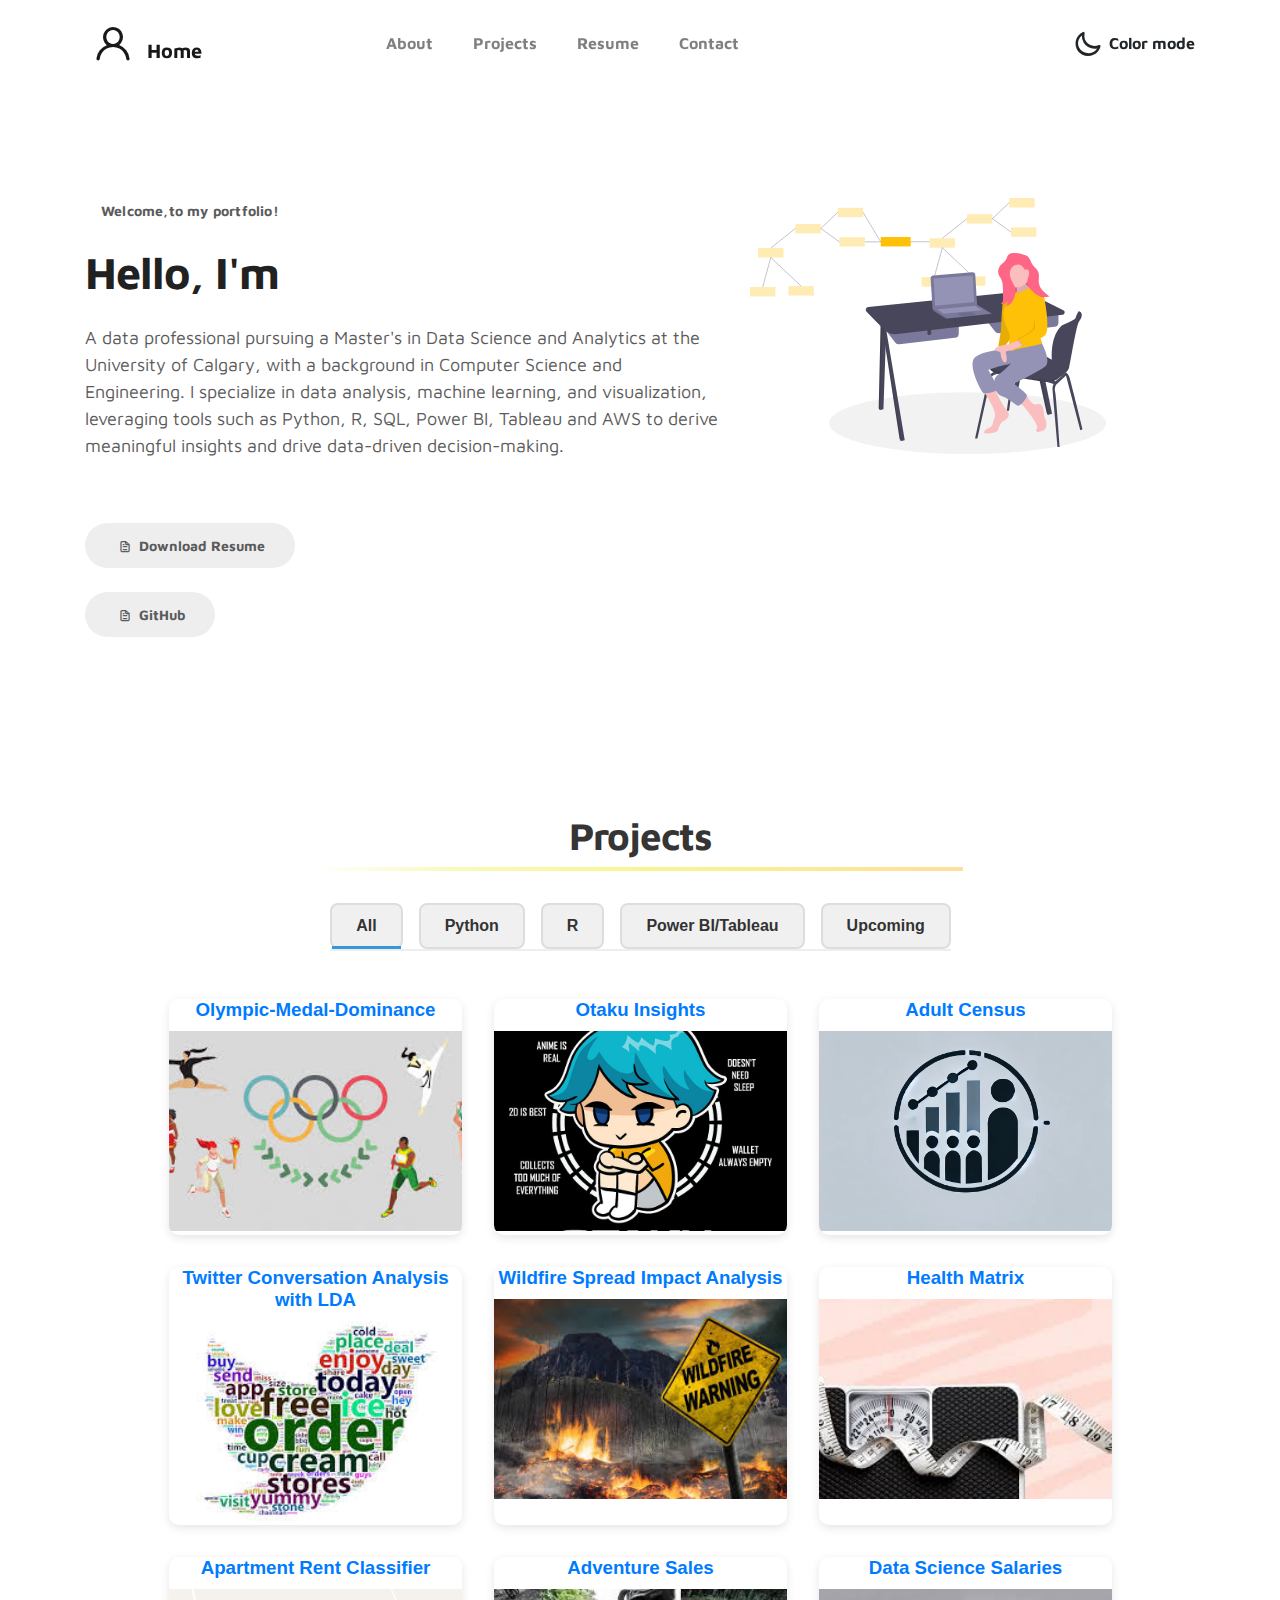
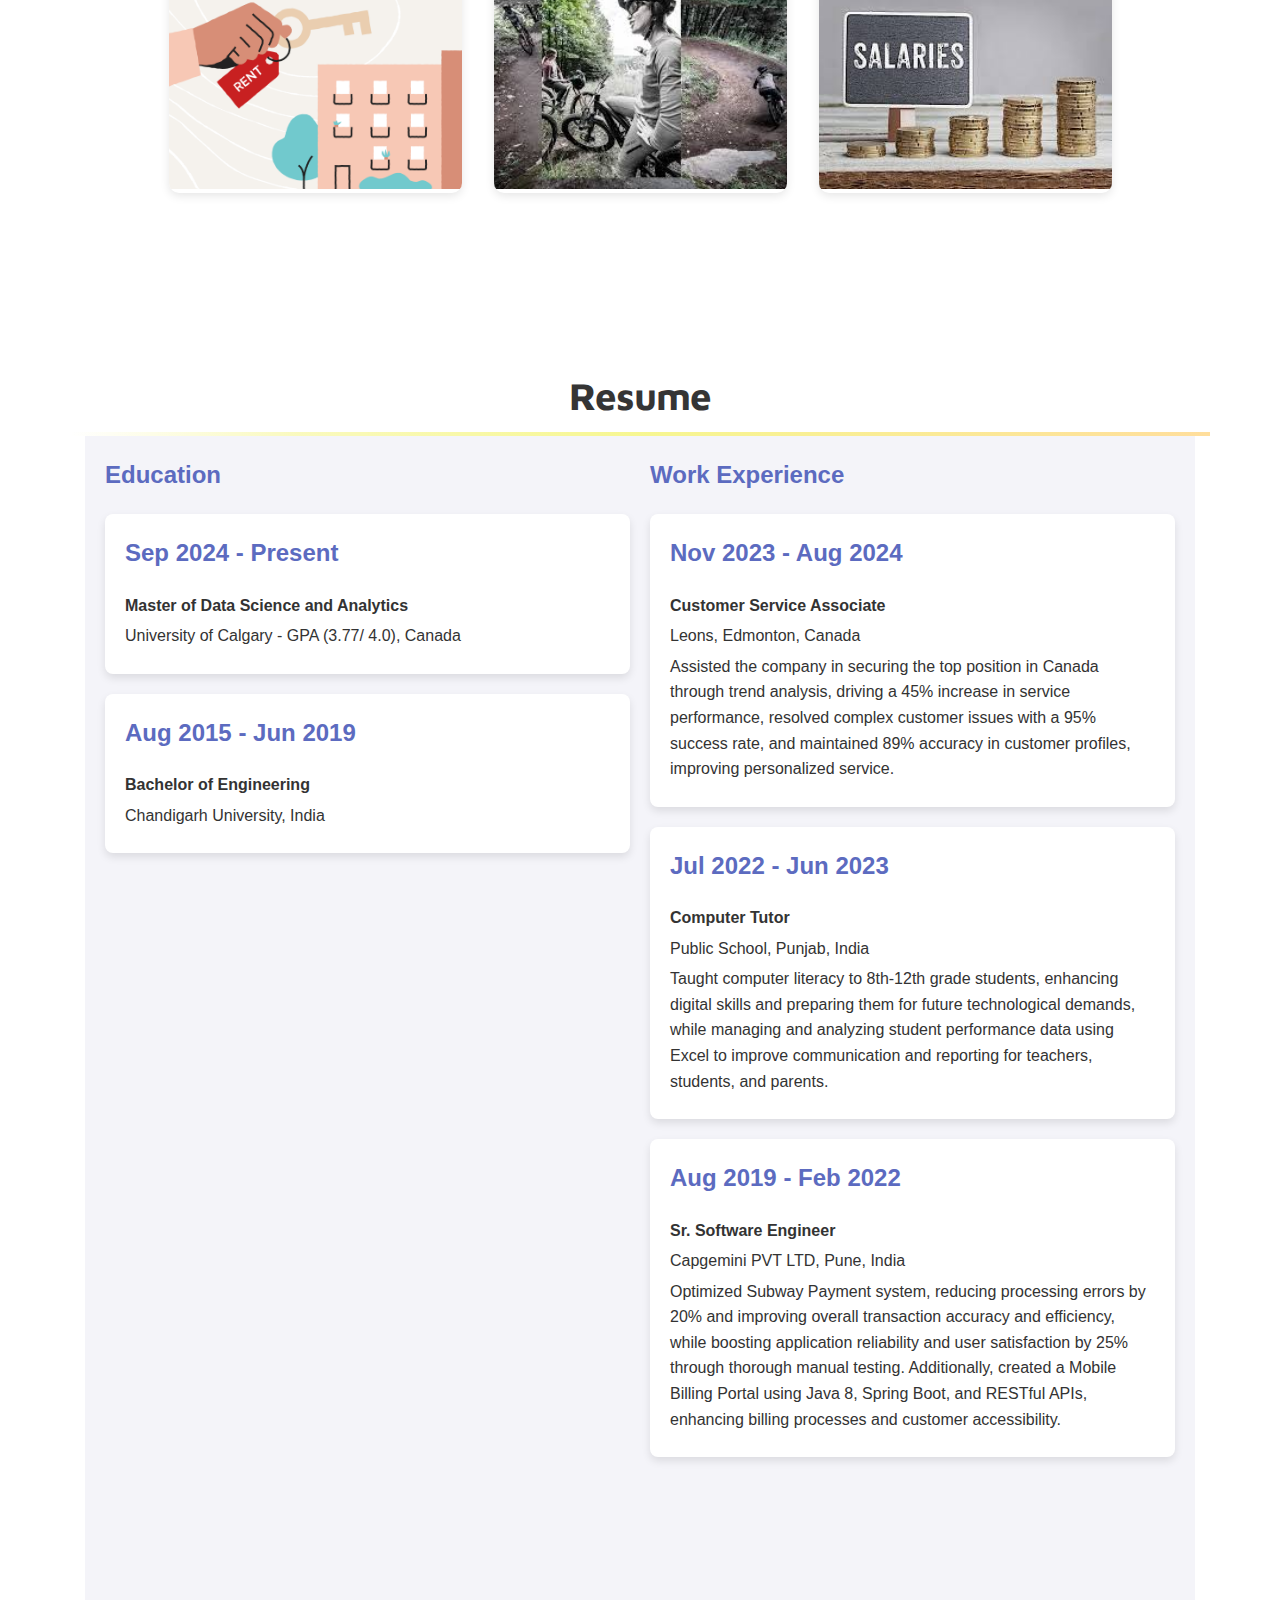
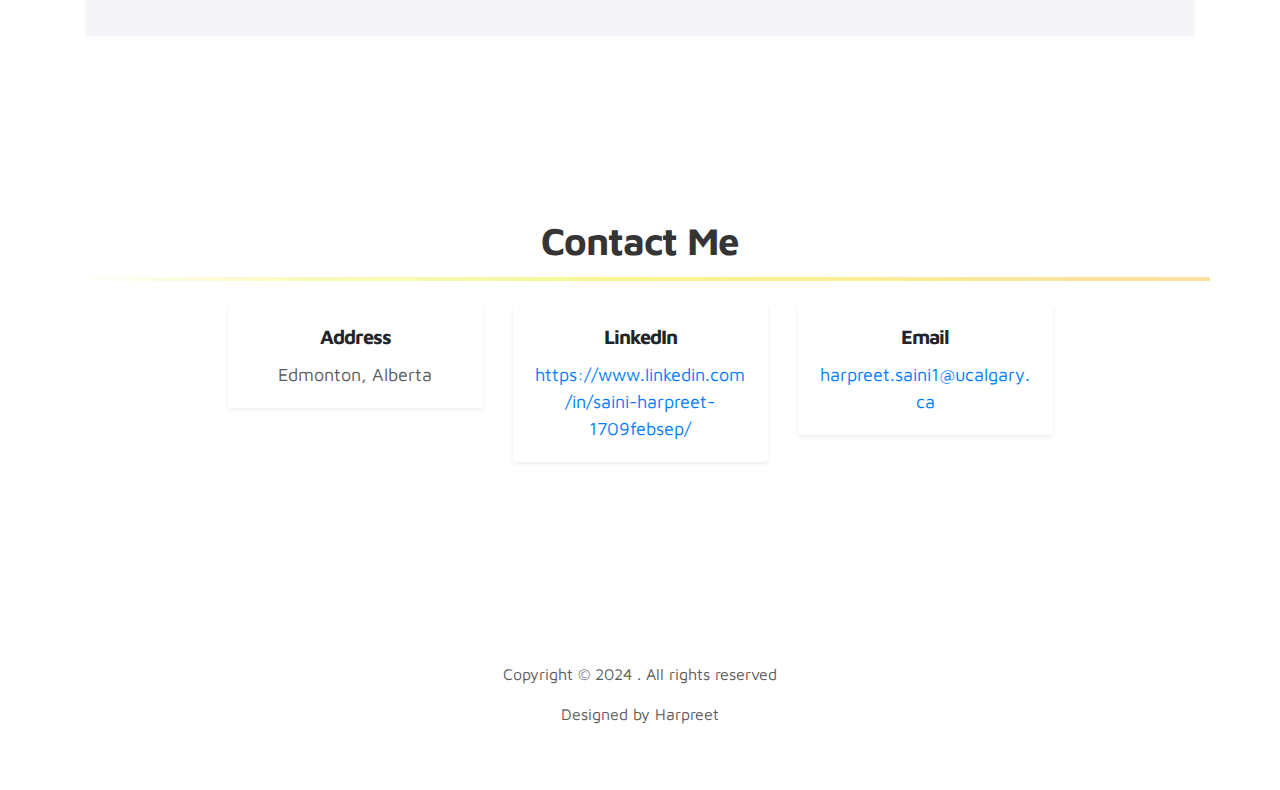
<file: index.html>
<!doctype html>
<html lang="en">
  <head>
    <meta charset="utf-8">
    <meta name="viewport" content="width=device-width, initial-scale=1, shrink-to-fit=no">
    <meta name="description" content="">
    <meta name="author" content="">

    <title>Harpreet Saini's portfolio</title>

    <link rel="stylesheet" href="css/bootstrap.min.css">
    <link rel="stylesheet" href="css/unicons.css">
    <link rel="stylesheet" href="css/owl.carousel.min.css">
    <link rel="stylesheet" href="css/owl.theme.default.min.css">

    <!-- MAIN STYLE -->
    <link rel="stylesheet" href="css/tooplate-style.css">
    <meta name="google-site-verification" content="rGYj_ErbmF38jaSnkfPkZe_rZOw4rS_e_gk2A3YbXYc" />
   

  </head>
  <body>

    <!-- MENU 1  -->
     <nav class="navbar navbar-expand-sm navbar-light"> 
     <!-- <nav class="navbar navbar-expand-sm navbar-light fixed-top">-->
        <div class="container">
            <a class="navbar-brand" href="index.html"><i class='uil uil-user'></i> Home</a>

            <button class="navbar-toggler" type="button" data-toggle="collapse" data-target="#navbarNav" aria-controls="navbarNav" aria-expanded="false"
                aria-label="Toggle navigation">
                <span class="navbar-toggler-icon"></span>
                <span class="navbar-toggler-icon"></span>
                <span class="navbar-toggler-icon"></span>
            </button>

            <div class="collapse navbar-collapse" id="navbarNav">
                <ul class="navbar-nav mx-auto">
                    <li class="nav-item">
                        <a href="#about" class="nav-link"><span data-hover="About">About</span></a>
                    </li>
                    <li class="nav-item">
                        <a href="#project" class="nav-link"><span data-hover="Projects">Projects</span></a>
                    </li>
                    <li class="nav-item">
                        <a href="#resume" class="nav-link"><span data-hover="Resume">Resume</span></a>
                    </li>
                    <li class="nav-item">
                        <a href="#contact" class="nav-link"><span data-hover="Contact">Contact</span></a>
                    </li>
                </ul>

                <ul class="navbar-nav ml-lg-auto">
                    <div class="ml-lg-4">
                      <div class="color-mode d-lg-flex justify-content-center align-items-center">
                        <i class="color-mode-icon"></i>
                        Color mode
                      </div>
                    </div>
                </ul>
            </div>
        </div>
    </nav>
    

    <!-- Menu 2-->
    

    <!-- ABOUT -->
    <section class="about full-screen d-lg-flex justify-content-center align-items-center" id="about">
        <div class="container">
            <div class="row">
                
                <div class="col-lg-7 col-md-12 col-12 d-flex align-items-center">
                    <div class="about-text">
                        <small class="small-text">Welcome,<span class="mobile-block">to my portfolio!</span></small>
                        <h1 class="animated animated-text">
                            <span class="mr-2">Hello, I'm</span>
                                <div class="animated-info">
                                    <span class="animated-item">Harpreet Saini</span>
                                    <!--<span class="animated-item">Student at Ucalgary</span> 
                                    <span class="animated-item">Masters of Data Science and Analytics(MDSA)</span> -->
                                </div>
                        </h1>

                       <p>A data professional pursuing a Master's in Data Science and Analytics at the University of Calgary, with a background in Computer Science and Engineering. I specialize in data analysis, machine learning, and visualization,
                         leveraging tools such as Python, R, SQL, Power BI, Tableau and AWS to derive meaningful insights and drive data-driven decision-making.</p><br> 
</p>
                        <div class="custom-btn-group mt-4">
                          <a href="https://drive.google.com/file/d/147wnFTgybo4HvlsCL9k05CxKITaIVVJH/view?usp=sharing" class="btn mr-lg-2 custom-btn"><i class='uil uil-file-alt'></i> Download Resume</a>
                          
                        </div>
                        <div class="custom-btn-group mt-4">
                          <a href="https://github.com/Harpreet88" class="btn mr-lg-2 custom-btn"><i class='uil uil-file-alt'></i> GitHub</a>
                          
                        </div>
                    </div>
                </div>

                <div class="col-lg-5 col-md-12 col-12">
                    <div class="about-image svg">
                        <img src="images/undraw/undraw_software_engineer_lvl5.svg" class="img-fluid" alt="svg image">
                    </div>
                </div>

            </div>
        </div>
    </section>

  <!--Project-->
    
    <section class="project py-5" id="project">
        <div class="container">
                
                <div class="row">
                  <div class="col-lg-11 text-center mx-auto col-12">

                      <div class="col-lg-8 mx-auto">
                        <h2>Projects</h2>
                        <div class="underline"></div>
                      </div>

                      <iframe src="try.html" 
                      width="100%" 
                      height="1000px" 
                      style="border: none;">
                  </iframe>

</div></div></div></section>


<section class="project py-5" id="resume">
  <div class="container">
<div class="row d-flex justify-content-center">
  <h2>Resume</h2>
  <div class="underline"></div>
</div>

                    <iframe src="try2.html" 
                    width="100%" 
                    height="1200px" 
                    style="border: none;">
                </iframe>

                </div>
                </section>






<!--


        <div class="row d-flex">
         <div class="col-md-4 d-flex ftco-animate">
  <div class="blog-entry justify-content-end">
   
    <a href="https://github.com/Harpreet88/Olympic-Dominance">
      <img src="images/project/olympics2.jpg" 
        style="border: 5px solid transparent; border-radius: 10px; transition: all 0.3s ease-in-out;" 
     onmouseover="this.style.borderColor='#3498db'; this.style.transform='scale(1.05)'; this.style.boxShadow='0 0 15px rgba(52, 152, 219, 0.5)';" 
     onmouseout="this.style.borderColor='transparent'; this.style.transform='scale(1)'; this.style.boxShadow='none';">
    </a>
    <div class="text mt-3 float-right d-block">
  
      <h3 class="heading">
        <a href="https://github.com/Harpreet88/Olympic-Dominance">
          Olympic-Medal-Dominance
        </a>
      </h3>
      <p>Top Performing Nations Over Two Decades</p>
    </div>
  </div>
</div>

          <div class="col-md-4 d-flex ftco-animate">
          	<div class="blog-entry justify-content-end">
               
              
    <a href="https://github.com/Harpreet88/Fire-Spread-Impact-Analysis">
      <img src="images/project/Forestfire.jpg"
        style="border: 5px solid transparent; border-radius: 10px; transition: all 0.3s ease-in-out;" 
     onmouseover="this.style.borderColor='#3498db'; this.style.transform='scale(1.05)'; this.style.boxShadow='0 0 15px rgba(52, 152, 219, 0.5)';" 
     onmouseout="this.style.borderColor='transparent'; this.style.transform='scale(1)'; this.style.boxShadow='none';">
    </a>
              <div class="text mt-3 float-right d-block">

                <h3 class="heading"><a href="https://github.com/Harpreet88/Fire-Spread-Impact-Analysis">Forest-Fire-Spread-Impact-Analysis</a></h3>
                <p>Analyzing the impact of temperature and wind speed on wildfire spread using predictive modeling.</p>
              </div>
            </div>
          </div>

          <div class="col-md-4 d-flex ftco-animate">
          	<div class="blog-entry justify-content-end">
              <a href="https://github.com/Harpreet88/Health-Matrix" >
                <img src ="images/project/weight.jpg"
                  style="border: 5px solid transparent; border-radius: 10px; transition: all 0.3s ease-in-out;" 
     onmouseover="this.style.borderColor='#3498db'; this.style.transform='scale(1.05)'; this.style.boxShadow='0 0 15px rgba(52, 152, 219, 0.5)';" 
     onmouseout="this.style.borderColor='transparent'; this.style.transform='scale(1)'; this.style.boxShadow='none';">
              </a>
              <div class="text mt-3 float-right d-block">

                <h3 class="heading"><a href="https://github.com/Harpreet88/Health-Matrix">Health Matrix</a></h3>
                <p>Impact of Healthcare Access on Disease Outcomes by Using Global Health Statistics </p>
              </div>
            </div>
          </div>


          <div class="col-md-4 d-flex ftco-animate">
          	<div class="blog-entry justify-content-end">
              <a href="https://github.com/Harpreet88/Otaku-Insights" >
                <img src ="images/project/LOGO.jpeg"
                  style="border: 5px solid transparent; border-radius: 10px; transition: all 0.3s ease-in-out;" 
     onmouseover="this.style.borderColor='#3498db'; this.style.transform='scale(1.05)'; this.style.boxShadow='0 0 15px rgba(52, 152, 219, 0.5)';" 
     onmouseout="this.style.borderColor='transparent'; this.style.transform='scale(1)'; this.style.boxShadow='none';">
              </a>
              <div class="text mt-3 float-right d-block">

                <h3 class="heading"><a href="https://github.com/Harpreet88/Health-Matrix">Otaku Insights</a></h3>
                <p> Explores anime data to uncover trends, patterns, and insights, including exploratory data analysis (EDA), topic modeling, clustering, and predictive modeling. </p>
              </div>
            </div>
          </div>

        

          <div class="col-md-4 d-flex ftco-animate">
          	<div class="blog-entry justify-content-end">
              <a href="https://github.com/Harpreet88/AdventureWorks-Sales" >
                <img src ="images/project/bike.jpeg"
                  style="border: 5px solid transparent; border-radius: 10px; transition: all 0.3s ease-in-out;" 
     onmouseover="this.style.borderColor='#3498db'; this.style.transform='scale(1.05)'; this.style.boxShadow='0 0 15px rgba(52, 152, 219, 0.5)';" 
     onmouseout="this.style.borderColor='transparent'; this.style.transform='scale(1)'; this.style.boxShadow='none';">
              </a>
              <div class="text mt-3 float-right d-block">

                <h3 class="heading"><a href="https://github.com/Harpreet88/AdventureWorks-Sales">Adventure Works Sales</a></h3>
                <p> Operational and Strategic Dashboards of a company that manufactures and sells bikes and related accessories/clothing</p>
              </div>
            </div>
          </div>
       
        </div>
      </section>

                    <!-- Row formatted experience
      <section class="project py-5" id="project">
        <div class="container">
                
                <div class="row">
                  <div class="col-lg-11 text-center mx-auto col-12">

                      <div class="col-lg-8 mx-auto">
                        <h2>Experiences</h2>
                        <div class="underline"></div>
                      </div>
        <div class="row d-flex">
          <div class="col-md-4 d-flex ftco-animate">
          	<div class="blog-entry justify-content-end">
              <a href="https://www.leons.ca/?gad_source=1&gclid=CjwKCAiA65m7BhAwEiwAAgu4JPV66wGb0l4v7unkFilzTbnpn9JRThSuR-64823FTv9VjDxxLm2SbRoCfSEQAvD_BwE" class="block-20 zoom-effect"></a> 
  
              <div class="text mt-3 float-right d-block">

                <h3 class="heading"><a href="https://www.leons.ca/?gad_source=1&gclid=CjwKCAiA65m7BhAwEiwAAgu4JPV66wGb0l4v7unkFilzTbnpn9JRThSuR-64823FTv9VjDxxLm2SbRoCfSEQAvD_BwE" class="block-20 zoom-effect">Leons Furniture</a></h3>
                <p> Customer Service Associate(Nov 2023- Aug 2024)</p>
                <p>Played a key role in securing the store's 1st place ranking in Canada by leveraging trend analysis to achieve a 45% improvement in service quality.
                  Delivered exceptional customer support with a 95% issue resolution rate, 
                  driving loyalty and retention, while ensuring 98% accuracy in customer profiles to provide outstanding personalized experiences.</p>
            
              </div>
            </div>
          </div>
          <div class="col-md-4 d-flex ftco-animate">
          	<div class="blog-entry justify-content-end">
              <a href="https://www.capgemini.com/in-en/contact-us/y" class="block-20 zoom-effect">
              </a>
              <div class="text mt-3 float-right d-block">

                <h3 class="heading"><a href="https://www.capgemini.com/in-en/contact-us/y" class="block-20 zoom-effect">Capgemini PVT LTD</a></h3>
                <p>Senior software Engineer (Aug 2019- Feb 2022)</p>
                <p>Reduced payment errors by 20% through data analysis, boosted transaction speed by 30% through system upgrades, developed 
                  a Mobile Billing Portal using Java 8, Spring Boot, and REST APIs, and improved app reliability and 
                  user satisfaction by 25% through meticulous testing.</p>

              </div>
            </div>
          </div>
          <div class="col-md-4 d-flex ftco-animate">
          	<div class="blog-entry">
              <a href="https://sgnps.com/" class="block-20 zoom-effect">
              </a>
              <div class="text mt-3 float-right d-block">

                <h3 class="heading"><a href="https://sgnps.com/" class="block-20 zoom-effect">Sri Guru Nanak Public School</a></h3>
                <p>Computer Tutor (July 2022- June2023)</p>
                <p>Taught 8th-12th grade students essential computer skills, enhancing their tech proficiency and problem-solving abilities.
                   Organized student records for efficient access and communication while creating engaging materials to prepare students for future academic and career opportunities.</p>
              </div>
            </div>
          </div>
        </div>
      </section>







              
              
  <section class="project py-5" id="resume">
   <div class="container">
      <div class="row">
            <div class="col-lg-11  mx-auto col-12">
               <div class="col-lg-8 text-center mx-auto">
                   <h2>Experience</h2>
                    <div class="underline"></div>
                 </div> 
            
                    
                <div class="row d-flex flex-column">
                    <div class="col-12 d-flex ftco-animate">
                        <div class="blog-entry justify-content-start">
                            <a href="https://www.leons.ca/?gad_source=1&gclid=CjwKCAiA65m7BhAwEiwAAgu4JPV66wGb0l4v7unkFilzTbnpn9JRThSuR-64823FTv9VjDxxLm2SbRoCfSEQAvD_BwE" class="block-20 zoom-effect"></a> 
                            <div class="text mt-3 float-right d-block">
                                <h3 class="heading"><a href="https://www.leons.ca/" class="block-20 zoom-effect">Leons Furniture</a></h3>
                                <p>Customer Service Associate (Nov 2023 - Aug 2024)</p>
                                
                               <ul>                              
<li><span> <b> > Enhanced Service Quality:  </b> </span> <span> Played a pivotal role in securing the store's 1st place ranking in Canada by leveraging trend analysis, achieving a 45% improvement in service quality.</span> </li>
<li><span> <b> > Exceptional Customer Support: </b> </span> <span> Delivered outstanding support with a 95% issue resolution rate, boosting customer loyalty and retention.</span></li>
<li><span> <b> > Accurate Customer Profiles: </b> </span> <span> Maintained 98% accuracy in customer profiles, enabling highly personalized and efficient service experiences.</span></li>
</ul> 
                            </div>
                        </div>
                    </div>
                  
                    <div class="col-12 d-flex ftco-animate">
                        <div class="blog-entry justify-content-start">
                            <a href="https://www.capgemini.com/in-en/contact-us/y" class="block-20 zoom-effect"></a>
                            <div class="text mt-3 float-right d-block">
                                <h3 class="heading"><a href="https://www.capgemini.com/in-en/contact-us/y" class="block-20 zoom-effect">Capgemini PVT LTD</a></h3>
                                <p>Senior Software Engineer (Aug 2019 - Feb 2022)
 <ul>                              
<li><span> <b> > Reduced Payment Errors: </b> </span> <span> Achieved a 20% reduction in payment errors through data analysis and troubleshooting.</span> </li>
<li><span> <b> > Enhanced Transaction Speed: </b> </span> <span> Boosted transaction speed by 30% by implementing efficient system upgrades.</span></li>
<li><span> <b> > Developed Mobile Billing Portal: </b> </span> <span> Created a Mobile Billing Portal leveraging Java 8, Spring Boot, and REST APIs, ensuring seamless interactions.</span></li>
<li><span> <b> > Improved Reliability and Satisfaction: </b> </span> <span> Increased app reliability and user satisfaction by 25% through rigorous testing and optimization.</span></li>
</ul>   

                            </div>
                        </div>
                    </div>
                    <div class="col-12 d-flex ftco-animate">
                        <div class="blog-entry">
                            <a href="https://sgnps.com/" class="block-20 zoom-effect"></a>
                            <div class="text mt-3 float-right d-block">
                                <h3 class="heading"><a href="https://sgnps.com/" class="block-20 zoom-effect">Sri Guru Nanak Public School</a></h3>
                                <p>Computer Tutor (July 2022 - June 2023)</p>            
                            <ul>                              
<li><span> <b> > Computer Education: </b> </span> <span>  Taught 8th-12th grade students essential computer skills, significantly enhancing their tech proficiency and problem-solving abilities.</span> </li>
<li><span> <b> > Efficient Record Management: </b> </span> <span>  Organized and maintained student records, ensuring efficient access and streamlined communication..</span></li>
<li><span> <b> > Engaging Learning Materials: </b> </span> <span>  Developed engaging educational materials to prepare students for future academic and career opportunities. </span></li>
</ul>  
                            
                            </div>
                        </div>
                    </div>
                </div>
            </div>
        </div>
    </div>
</section>
-->
                    
   <!-- PROJECTS -->
    <!--<section class="project py-5" id="project">
        <div class="container">
                
                <div class="row">
                  <div class="col-lg-11 text-center mx-auto col-12">

                      <div class="col-lg-8 mx-auto">
                        <h2>Projects</h2>
                      </div>


                      <div class="owl-carousel owl-theme">
                        <div class="item">
                          <div class="project-info">
                            <img src="images/project/project-image01.png" class="img-fluid" alt="project image">
                          </div>
                        </div>

                        <div class="item">
                          <div class="project-info">
                            <img src="images/project/project-image02.png" class="img-fluid" alt="project image">
                          </div>
                        </div>

                        <div class="item">
                          <div class="project-info">
                            <img src="images/project/project-image03.png" class="img-fluid" alt="project image">
                          </div>
                        </div>

                        <div class="item">
                          <div class="project-info">
                            <img src="images/project/project-image04.png" class="img-fluid" alt="project image">
                          </div>
                        </div>

                        <div class="item">
                          <div class="project-info">
                            <img src="images/project/project-image05.png" class="img-fluid" alt="project image">
                          </div>
                        </div>
                      </div>

                  </div>
                </div>
        </div>
    </section> -->
<!--
    <section class="resume py-5 d-lg-flex justify-content-center align-items-center" id="resume"></section>
    <div class="row d-flex justify-content-center">
      <h2>Education</h2>
      <div class="underline"></div>
    </div>
    <br>

    <div class="row d-flex justify-content-center">
      <div class="col-md-4 d-flex ftco-animate">
        <div class="blog-entry justify-content-end">
          <span class="date">2024-2025</span>
          <h2>Master of Data Science and Analytics (MDSA)</h2>
          <p class="mt-4"><b>Calgary University</b></p>
        </div>
      </div>
    
      <div class="col-md-4 d-flex ftco-animate">
        <div class="blog-entry justify-content-end">
          <span class="date">2015-2019</span>
          <h2>Bachelor of Engineering- Computer Science</h2>
          <p class="mt-4"><b>Chandigarh University</b></p>
        </div>
      </div>
    </div>
    </section>
-->
<!--
    <section class="resume py-5 d-lg-flex justify-content-center align-items-center" id="resume">
        <div class="container">
            <div class="row">

                <div class="col-lg-6 col-12">
                  <h2 class="mb-4">Experiences</h2>

                    <div class="timeline">
                        <div class="timeline-wrapper">
                             <div class="timeline-yr">
                                  <span>2019</span>
                             </div>
                             <div class="timeline-info">
                                  <h3><span>Project Manager</span><small>Best Studio</small></h3>
                                  <p>Proin ornare non purus ut rutrum. Nulla facilisi. Aliquam laoreet libero ac pharetra feugiat. Cras ac fermentum nunc, a faucibus nunc.</p>
                             </div>
                        </div>

                        <div class="timeline-wrapper">
                            <div class="timeline-yr">
                                <span>2018</span>
                            </div>
                            <div class="timeline-info">
                                <h3><span>UX Designer</span><small>Digital Ace</small></h3>
                                <p>Fusce rutrum augue id orci rhoncus molestie. Nunc auctor dignissim lacus vel iaculis.</p>
                            </div>
                        </div>

                        <div class="timeline-wrapper">
                            <div class="timeline-yr">
                                <span>2016</span>
                            </div>
                            <div class="timeline-info">
                                <h3><span>UI Freelancer</h3>
                                <p>Sed fringilla vitae enim sit amet cursus. Sed cursus dictum tortor quis pharetra. Pellentesque habitant morbi tristique senectus et netus et malesuada fames ac turpis egestas.</p>
                            </div>
                        </div>
                        
                        <div class="timeline-wrapper">
                            <div class="timeline-yr">
                                <span>2014</span>
                            </div>
                            <div class="timeline-info">
                                <h3><span>Junior Designer<small>Crafted Co.</small></h3>
                                <p>Cras scelerisque scelerisque condimentum. Nullam at volutpat mi. Nunc auctor ipsum eget magna consequat viverra.</p>
                            </div>
                        </div>

                    </div>
                </div>

                <div class="col-lg-6 col-12">
                  <h2 class="mb-4 mobile-mt-2">Educations</h2>

                    <div class="timeline">
                        <div class="timeline-wrapper">
                             <div class="timeline-yr">
                                  <span>2017</span>
                             </div>
                             <div class="timeline-info">
                                  <h3><span>Mobile Web</span><small>Master Design</small></h3>
                                  <p>Please tell your friends about Tooplate website. That would be very helpful. We need your support.</p>
                             </div>
                        </div>

                        <div class="timeline-wrapper">
                            <div class="timeline-yr">
                                <span>2015</span>
                            </div>
                            <div class="timeline-info">
                                <h3><span>User Interfaces</span><small>Creative Agency</small></h3>
                                <p><a rel="nofollow" href="https://www.facebook.com/tooplate">Tooplate</a> is a great website to download HTML templates without any login or email.</p>
                            </div>
                        </div>
                        
                        <div class="timeline-wrapper">
                            <div class="timeline-yr">
                                <span>2013</span>
                            </div>
                            <div class="timeline-info">
                                <h3><span>Artwork Design</span><small>New Art School</small></h3>
                                <p>You can freely use Tooplate's templates for your business or personal sites. You cannot redistribute this template without a permission.</p>
                            </div>
                        </div>

                    </div>
                </div>
                
            </div>
        </div>
    </section> -->


<!--Contact New-->

<section class="about full-screen d-lg-flex justify-content-center align-items-center" id="contact"><div class="container" ,center>   
<div class="row d-flex justify-content-center">
      <h2>Contact Me</h2>
      <div class="underline"></div>
    </div>
    <br>
       
      <div class="row justify-content-center">
          <div class="col-md-6 col-lg-3 mb-4">
              <div class="card border-0 shadow-sm">
                  <div class="card-body text-center">
                      <i class="bi bi-geo-alt-fill text-primary fs-3"></i>
                      <h5 class="card-title">Address</h5>
                      <p class="card-text">Edmonton, Alberta</p>
                  </div>
              </div>
          </div>
          <div class="col-md-6 col-lg-3 mb-4">
              <div class="card border-0 shadow-sm">
                  <div class="card-body text-center">
                      <i class="bi bi-telephone-fill text-primary fs-3"></i>
                      <h5 class="card-title">LinkedIn</h5>
                      <p class="card-text"><a href="tel:+18255229485">https://www.linkedin.com/in/saini-harpreet-1709febsep/</a></p>
                  </div>
              </div>
          </div>
          <div class="col-md-6 col-lg-3 mb-4">
              <div class="card border-0 shadow-sm">
                  <div class="card-body text-center">
                      <i class="bi bi-envelope-fill text-primary fs-3"></i>
                      <h5 class="card-title">Email</h5>
                      <p class="card-text"><a href="mailto:harpreet.saini1@ucalgary.ca">harpreet.saini1@ucalgary.ca</a></p>
                  </div>
              </div>
          </div>
      </div>
  </div>
</section>



    <!-- FOOTER -->
     <footer class="footer py-5">
          <div class="container">
               <div class="row">

                    <div class="col-lg-12 col-12">                                
                        <p class="copyright-text text-center">Copyright &copy; 2024 . All rights reserved</p>
                        <p class="copyright-text text-center">Designed by Harpreet</p>
                    </div>
                    
               </div>
          </div>
     </footer>

    <script src="js/jquery-3.3.1.min.js"></script>
    <script src="js/popper.min.js"></script>
    <script src="js/bootstrap.min.js"></script>
    <script src="js/Headroom.js"></script>
    <script src="js/jQuery.headroom.js"></script>
    <script src="js/owl.carousel.min.js"></script>
    <script src="js/smoothscroll.js"></script>
    <script src="js/custom.js"></script>

  </body>
</html>
</file>
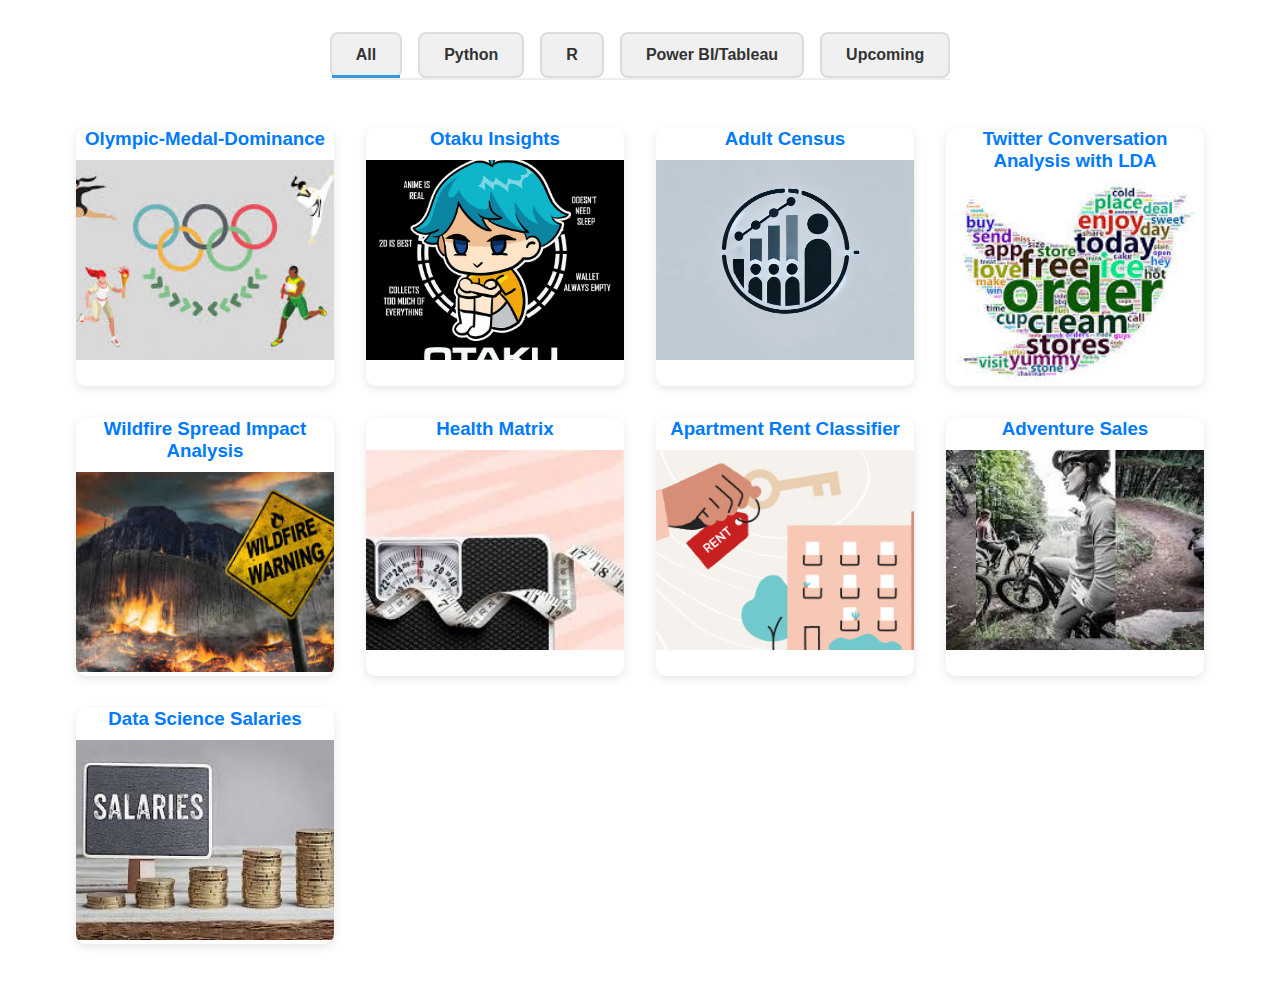
<file: try.html>
<!DOCTYPE html>
<html lang="en">
<head>
    <meta charset="UTF-8">
    <meta name="viewport" content="width=device-width, initial-scale=1.0">
    <title>Projects Portfolio</title>
    <style>
        * {
            margin: 0;
            padding: 0;
            box-sizing: border-box;
            font-family: 'Segoe UI', Tahoma, Geneva, Verdana, sans-serif;
        }

        .container {
            max-width: 1200px;
            margin: 2rem auto;
            padding: 0 20px;
        }

        .tabs {
            display: flex;
            gap: 1rem;
            margin-bottom: 2rem;
            border-bottom: 2px solid #eee;
        }

        .tab {
            padding: 1rem 2rem;
            cursor: pointer;
            border: none;
            background: none;
            font-size: 1.1rem;
            color: #666;
            transition: all 0.3s ease;
            position: relative;
        }

        .tab.active {
            color: #2c3e50;
            font-weight: 600;
        }

        .tab.active::after {
            content: '';
            position: absolute;
            bottom: -2px;
            left: 0;
            width: 100%;
            height: 3px;
            background: #3498db;
        }

        .tab:hover {
            color: #3498db;
        }

        .projects-grid {
            display: grid;
            grid-template-columns: repeat(auto-fit, minmax(250px, 1fr));
            gap: 2rem;
            padding: 1rem;
        }

        .project-card {
            background: white;
            border-radius: 10px;
            overflow: hidden;
            box-shadow: 0 3px 10px rgba(0,0,0,0.1);
            transition: transform 0.3s ease, opacity 0.3s ease;
            position: relative;
        }

        .project-card:hover {
            transform: translateY(-5px);
        }

        .project-image {
            width: 100%;
            height: 200px;
            object-fit: cover;
        }

        .project-details {
            display: none;
            padding: 1rem;
            background: #f9f9f9;
            border-top: 1px solid #eee;
            transition: opacity 0.3s ease;
        }

        .project-card:hover .project-details {
            display: block;
        }

        .project-card:hover ~ .project-card {
            opacity: 0.3;
        }

        .project-details p {
            margin: 0.5rem 0;
            color: #333;
        }

        .project-details a {
            color: #3498db;
            text-decoration: none;
            font-weight: 600;
        }

        .project-details a:hover {
            text-decoration: underline;
        }
    </style>
</head>
<body>
    <div class="container">
        <div style="display: flex; justify-content: center;">
            <div class="tabs">
                <button class="tab active" onclick="filterProjects('all')" style="padding: 12px 24px; font-size: 16px; font-weight: bold; color: #333; background-color: #f0f0f0; border: 2px solid #ddd; border-radius: 8px; cursor: pointer; transition: all 0.3s ease;">
                    <strong>All</strong>
                </button>
                <button class="tab" onclick="filterProjects('python')" style="padding: 12px 24px; font-size: 16px; font-weight: bold; color: #333; background-color: #f0f0f0; border: 2px solid #ddd; border-radius: 8px; cursor: pointer; transition: all 0.3s ease;">
                    <strong>Python</strong>
                </button>
                <button class="tab" onclick="filterProjects('r')" style="padding: 12px 24px; font-size: 16px; font-weight: bold; color: #333; background-color: #f0f0f0; border: 2px solid #ddd; border-radius: 8px; cursor: pointer; transition: all 0.3s ease;">
                    <strong>R</strong>
                </button>
                <button class="tab" onclick="filterProjects('visual')" style="padding: 12px 24px; font-size: 16px; font-weight: bold; color: #333; background-color: #f0f0f0; border: 2px solid #ddd; border-radius: 8px; cursor: pointer; transition: all 0.3s ease;">
                    <strong>Power BI/Tableau</strong>
                </button>
                <button class="tab" onclick="filterProjects('')" style="padding: 12px 24px; font-size: 16px; font-weight: bold; color: #333; background-color: #f0f0f0; border: 2px solid #ddd; border-radius: 8px; cursor: pointer; transition: all 0.3s ease;">
                    <strong>Upcoming</strong>
                </button>
            </div>
        </div>




        <div class="projects-grid">
            <!-- Python Projects -->
            <div class="project-card" data-category="python">
                <div style="text-align: center; margin-bottom: 10px;">
                    <h3>
                        <a href="https://github.com/Harpreet88/Olympic-Dominance" target="_blank" style="text-decoration: none; color: #007BFF;">
                            Olympic-Medal-Dominance
                        </a>
                    </h3>
                </div>
                <a href="https://github.com/Harpreet88/Olympic-Dominance"  target="_blank"> 
                     <img src="images/project/olympics2.jpg" alt="Python Project" class="project-image"></a>
                <div class="project-details">
                    <div style="position: relative; display: flex; flex-direction: column;">
                        <div style="position: absolute; top: 0; right: 0;">
                        </div>
                        <div>
                            <p><strong>Olympics Dominance - Top 10 Medalists Analysis</strong></p>
                            <p>📌 <strong>Brief Description:</strong> An exploration of Olympic history, analyzing the top 10 countries by medal 
                                counts in both Summer and Winter Olympics. The project uncovers trends in Olympic performance and investigates 
                                factors contributing to dominance in the Games.</p>
                            <p>🔧 <strong>Technologies Used:</strong> Python (Pandas, NumPy, Matplotlib, Seaborn), Jupyter Notebook</p>
                    
                        
                            <p>🔗 <strong>GitHub Repository:</strong> <a href="https://github.com/Harpreet88/Olympic-Dominance" target="_blank">github.com/yourusername/olympics-dominance</a></p>
                        </div>
                    </div>
                    
                </div>
            </div>
            <div class="project-card" data-category="python">
                <div style="text-align: center; margin-bottom: 10px;">
                    <h3>
                        <a href="https://github.com/Harpreet88/Otaku-Insights" target="_blank" style="text-decoration: none; color: #007BFF;">
                            Otaku Insights
                        </a>
                    </h3>
                </div>
                <a href="https://github.com/Harpreet88/Otaku-Insights" target="_blank">
                <img src="images/project/LOGO.jpg" alt="Python Project" class="project-image"></a>
                <div class="project-details">
                    
                    <div style="position: relative; display: flex; flex-direction: column;">
                        <div style="position: absolute; top: 0; right: 0;">
                        </div>
                        <div>
                            <p><strong>Otaku Insights - Anime Data Analysis & Prediction</strong></p>
                            <p>📌 <strong>Brief Description:</strong> A deep dive into anime data, exploring genre trends, popularity factors,
                                 and predicting anime rankings using machine learning. The project also uncovers hidden gems—high-quality but 
                                 underrated anime.</p>
                            <p>🔧 <strong>Technologies Used:</strong> Python (Pandas, NumPy, Matplotlib, Seaborn, Scikit-learn), Postman, Power BI, MyAnimeList API</p>
                    
                    
                            <p>🔗 <strong>GitHub Repository:</strong> <a href="https://github.com/Harpreet88/Otaku-Insights" target="_blank">github.com/Harpreet88/Otaku-Insights</a></p>
                        </div>
                    </div>
                    
                    
                </div>
            </div>

            <div class="project-card" data-category="python">
                <div style="text-align: center; margin-bottom: 10px;">
                    <h3>
                        <a href="https://github.com/Harpreet88/Adult-Census" target="_blank" style="text-decoration: none; color: #007BFF;">
                            Adult Census
                        </a>
                    </h3>
                </div>
                <a href="https://github.com/Harpreet88/Adult-Census" target="_blank">
                <img src="images/project/AdultCensus.png" alt="Python Project" class="project-image"></a>
                <div class="project-details">
                    <div style="position: relative; display: flex; flex-direction: column;">
                        <div style="position: absolute; top: 0; right: 0;">
                        </div>
                        <div>
                            <p><strong>Adult Census - Imputation Techniques for Missing Data</strong></p>
                            <p>📌 <strong>Brief Description:</strong> This project focuses on evaluating different imputation
                                 techniques to handle missing data in the Adult Census dataset. The goal is to assess the impact 
                                 of these imputation methods on data quality and predictive modeling performance.</p>
                            <p>🔧 <strong>Technologies Used:</strong> Python (Pandas, NumPy, Scikit-learn, Seaborn, Matplotlib), Jupyter Notebook, <strong>Regression, KNN, Iterative Imputation</strong></p>
                    
        
                            <p>🔗 <strong>GitHub Repository:</strong> <a href="https://github.com/Harpreet88/Adult-CensusF" target="_blank">github.com/yourusername/adult-census-imputation</a></p>
                        </div>
                    </div>
                    
                </div>
            </div>

            <div class="project-card" data-category="python">
                <div style="text-align: center; margin-bottom: 10px;">
                    <h3>
                        <a href="https://github.com/Harpreet88/TwitNLP-Topic-Modeling-Twitter-Data" target="_blank" style="text-decoration: none; color: #007BFF;">
                            Twitter Conversation Analysis with LDA
                        </a>
                    </h3>
                </div>
                <a href="https://github.com/Harpreet88/TwitNLP-Topic-Modeling-Twitter-Data" target="_blank">
                <img src="images/project/twitter.jpeg" alt="Python Project" class="project-image"></a>
                <div class="project-details">
                    <div style="position: relative; display: flex; flex-direction: column;">
                        <div style="position: absolute; top: 0; right: 0;">
                        </div>
                        <div>
                            <p><strong>Twitter Conversation Analysis with LDA - Uncovering Hidden Topics and Trends</strong></p>
                            <p>📌 <strong>Brief Description:</strong> Analyzing Twitter conversations using LDA to uncover hidden topics, trends, and insights with interactive visualizations.</p>
                            <p>🔧 <strong>Technologies Used:</strong>Python (Gensim, Pandas, NumPy, Scikit-learn, NLP, Topic Modeling</p>
                
                            <p>🔗 <strong>GitHub Repository:</strong> <a href="https://github.com/Harpreet88/TwitNLP-Topic-Modeling-Twitter-Data" target="_blank">github.com/Harpreet88/TwitNLP-Topic-Modeling-Twitter-Data</a></p>
                        </div>
                    </div>
                    
                </div>
            </div>

            <!-- R Projects -->
            <div class="project-card" data-category="r">
                <div style="text-align: center; margin-bottom: 10px;">
                    <h3>
                        <a href="https://github.com/Harpreet88/Fire-Spread-Impact-Analysis" target="_blank" style="text-decoration: none; color: #007BFF;">
                            Wildfire Spread Impact Analysis
                        </a>
                    </h3>
                </div>
                <a href="https://github.com/Harpreet88/Fire-Spread-Impact-Analysis" target="_blank" >
                <img src="images/project/Forestfire.jpg" alt="Fire Spread Impact Analysis" class="project-image"></a>
                <div class="project-details">
                    <div style="position: relative; display: flex; flex-direction: column;">
                        <div style="position: absolute; top: 0; right: 0;">
                        </div>
                        <div>
                            <p><strong>Wildfire Spread Impact Analysis - Temperature and Wind Speed</strong></p>
                            <p>📌 <strong>Brief Description:</strong> Analyzing the impact of temperature and wind speed on wildfire spread using predictive modeling. The project explores the correlation between temperature, wind speed, and fire spread and visualizes fire spread patterns under varying environmental conditions.</p>
                            <p>🔧 <strong>Technologies Used:</strong> R Studio, Linear Regression</p>
                    
                            <p>🔗 <strong>GitHub Repository:</strong> <a href="https://github.com/Harpreet88/Fire-Spread-Impact-Analysis" target="_blank">github.com/Harpreet88/Fire-Spread-Impact-Analysis</a></p>
                        </div>
                    </div>
                    
                </div>
            </div>
            <div class="project-card" data-category="r">
                <div style="text-align: center; margin-bottom: 10px;">
                    <h3>
                        <a href="https://github.com/Harpreet88/Health-Matrix" target="_blank" style="text-decoration: none; color: #007BFF;">
                            Health Matrix
                        </a>
                    </h3>
                </div>
                <a href="https://github.com/Harpreet88/Health-Matrix" target="_blank" >
                <img src="images/project/weight.jpeg" alt="Health Matrix" class="project-image"></a>
                <div class="project-details">
                    <div style="position: relative; display: flex; flex-direction: column;">
                        <div style="position: absolute; top: 0; right: 0;">
                        </div>
                        <div>
                            <p><strong>Health Matrix - Impact of Healthcare Access on Disease Outcomes</strong></p>
                            <p>📌 <strong>Brief Description:</strong> Analyzing the impact of healthcare access on disease outcomes
                                 using global health statistics. The project explores how various factors influence weight change, 
                                 leveraging logistic regression for predictive modeling.</p>
                            <p>🔧 <strong>Technologies Used:</strong> R Studio, Logistic Regression</p>
            
                            <p>🔗 <strong>GitHub Repository:</strong> <a href="https://github.com/Harpreet88/Health-Matrix" target="_blank">github.com/Harpreet88/Health-Matrix</a></p>
                        </div>
                    </div>
                    
                </div>
            </div>

            <!-- Visualized Projects -->
            <div class="project-card" data-category="visual">
                <div style="text-align: center; margin-bottom: 10px;">
                    <h3>
                        <a href="https://github.com/Harpreet88/Apartment-Rent-Classifier" target="_blank" style="text-decoration: none; color: #007BFF;">
                            Apartment Rent Classifier
                        </a>
                    </h3>
                </div>
                <a href="https://github.com/Harpreet88/Apartment-Rent-Classifier" target="_blank">
                <img src="images/project/Rentals_LP_Illustration3.png" alt="Sales" class="project-image"></a>
                <div class="project-details">
                    <div>
                        <p><strong>Apartment Rent Classifier</strong></p>
                        <p>📌 <strong>Brief Description:</strong> This project analyzes apartment rental data to explore rental prices based on various features
                             like location, apartment size, amenities, and more. The project focuses on visualizing trends in rental prices using Power BI. 
                             The main goal of this project is to explore apartment rents and uncover trends in rental prices based on various influencing factors.</p>
                        <p>🔧 <strong>Technologies Used:</strong> Python, Power BI</p>
                       
                        <p>🔗 <strong>GitHub Repository:</strong> <a href="https://github.com/Harpreet88/Apartment-Rent-Classifier" target="_blank">github.com/Harpreet88/Apartment-Rent-Classifier</a></p>
                    </div>
                </div>
            </div>
            <div class="project-card" data-category="visual">
                <div style="text-align: center; margin-bottom: 10px;">
                    <h3>
                        <a href="https://github.com/Harpreet88/AdventureWorks-Sales" target="_blank" style="text-decoration: none; color: #007BFF;">
                         Adventure Sales   
                        </a>
                    </h3>
                </div>
                <a href="https://github.com/Harpreet88/AdventureWorks-Sales" target="_blank">
                <img src="images/project/bike.jpeg" alt="Adventure Sales" class="project-image"> </a>
                <div class="project-details">
                    <p><strong>Operational and Strategic Dashboards</strong></p>
                    <p>📌 <strong>Brief Description:</strong> Operational and Strategic Dashboards of a company that manufactures and sells bikes and related accessories/clothing. These dashboards provide insights into the company's sales, performance, and strategy to optimize business decisions.</p>
                    <ul>
                        <li><b>Power BI:</b> Creating dashboards for analysis and visualizations.</li>
                    
                    </ul>
                    <p>🔗 <strong>GitHub Repository:</strong> <a href="https://github.com/Harpreet88/AdventureWorks-Sales" target="_blank">github.com/Harpreet88/AdventureWorks-Sales</a></p>
                </div>
            </div>
            <div class="project-card" data-category="visual">
                <div style="text-align: center; margin-bottom: 10px;">
                    <h3>
                        <a href="https://github.com/Harpreet88/Data-Science-Salaries" target="_blank" style="text-decoration: none; color: #007BFF;">
                           Data Science Salaries 
                        </a>
                    </h3>
                </div>
                <a href="https://github.com/Harpreet88/Data-Science-Salaries" target="_blank">
                <img src="images/project/salaries.jpeg" alt="Adventure Sales" class="project-image"> </a>
                <div class="project-details">
                    <p><strong>Data Science Salaries</strong></p>
                    <p>📌 <strong>Brief Description:</strong>This project explores data science salaries, examining factors like job title,
                         experience level, and location to uncover key trends in the industry.</p>
                         <ul>
                            <li><b>Tableau:</b> Creating dashboards for analysis and visualizations.</li>
                        
                        </ul>
                         <p>🔗 <strong>GitHub Repository:</strong> <a href="https://github.com/Harpreet88/Data-Science-Salaries" target="_blank">github.com/Harpreet88/AdventureWorks-Sales</a></p>
                </div>
            </div>
        </div>
    </div>

   


    <script>
        function filterProjects(category) {
            // Remove active class from all tabs
            document.querySelectorAll('.tab').forEach(tab => {
                tab.classList.remove('active');
            });
            
            // Add active class to clicked tab
            event.target.classList.add('active');

            // Get all project cards
            const projects = document.querySelectorAll('.project-card');
            
            projects.forEach(project => {
                if (category === 'all') {
                    project.style.display = 'block';
                } else {
                    if (project.dataset.category === category) {
                        project.style.display = 'block';
                    } else {
                        project.style.display = 'none';
                    }
                }
            });
        }
    </script>
</body>
</html>
</file>
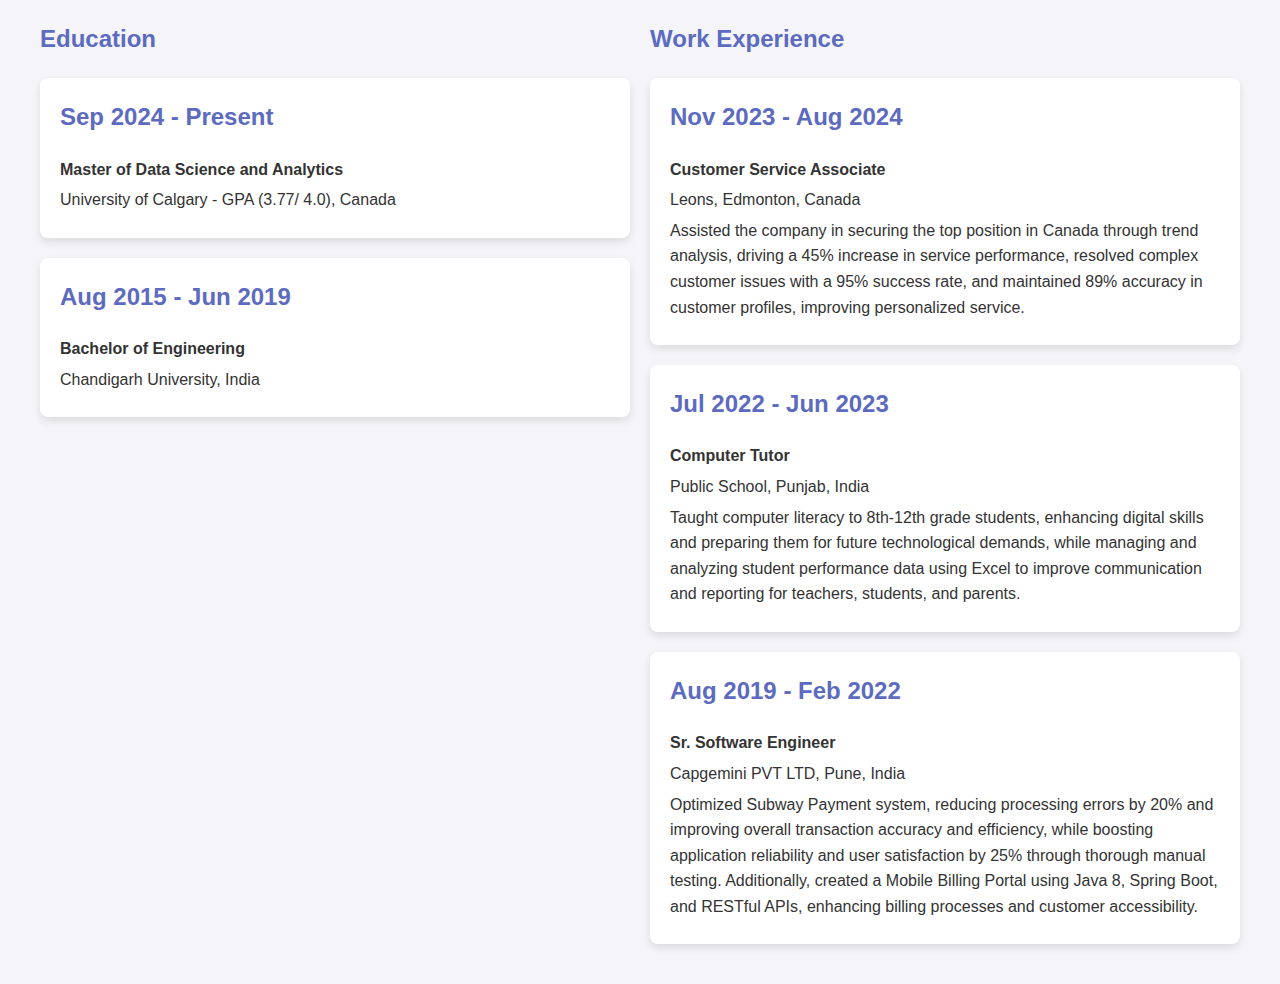
<file: try2.html>
<!DOCTYPE html>
<html lang="en">
<head>
    <meta charset="UTF-8">
    <meta name="viewport" content="width=device-width, initial-scale=1.0">
    <title>My Resume - Side by Side Timeline</title>
    <style>
        :root {
            --background-color: #f4f4f9;
            --text-color: #333;
            --accent-color: #5c6bc0;
            --card-background: #ffffff;
            --card-shadow: 0 4px 8px rgba(0, 0, 0, 0.1);
            --card-hover-shadow: 0 8px 16px rgba(0, 0, 0, 0.2);
        }

        body {
            font-family: 'Arial', sans-serif;
            background-color: var(--background-color);
            color: var(--text-color);
            margin: 0;
            padding: 0;
            line-height: 1.6;
        }

        .resume-container {
            display: flex;
            flex-wrap: wrap;
            max-width: 1200px;
            margin: 0 auto;
            padding: 20px;
            gap: 20px;
        }

        .section {
            flex: 1;
            min-width: 300px;
        }

        .section h1 {
            text-align: center;
            color: var(--accent-color);
            margin-bottom: 20px;
            font-size: 2.5rem;
            font-weight: bold;
        }

        .content {
            padding: 20px;
            background-color: var(--card-background);
            border-radius: 8px;
            box-shadow: var(--card-shadow);
            transition: transform 0.3s ease, box-shadow 0.3s ease;
            margin-bottom: 20px;
        }

        .content:hover {
            transform: translateY(-5px);
            box-shadow: var(--card-hover-shadow);
        }

        h2 {
            margin-top: 0;
            color: var(--accent-color);
            font-size: 1.5rem;
            font-weight: bold;
        }

        p {
            margin: 5px 0;
            color: var(--text-color);
        }

        ul {
            padding-left: 20px;
            list-style-type: none;
        }

        ul li {
            margin-bottom: 10px;
            position: relative;
            padding-left: 25px;
        }

        ul li::before {
            content: '➤';
            position: absolute;
            left: 0;
            color: var(--accent-color);
        }

        .logo {
            width: 80px;
            height: 50px;
            margin-bottom: 10px;
            border-radius: 0%;
            object-fit: cover;
        }

        @media screen and (max-width: 768px) {
            .resume-container {
                flex-direction: column;
            }

            .section h1 {
                font-size: 2rem;
            }

            h2 {
                font-size: 1.25rem;
            }
        }
    </style>
</head>
<body>
    <div class="resume-container">
        <!-- Education Section -->
        <div class="section">
            <h2>Education</h2>
            <div class="content">
                <h2>Sep 2024 - Present</h2>
                <p><strong>Master of Data Science and Analytics</strong></p>
                <p>University of Calgary - GPA (3.77/ 4.0), Canada</p>
            </div>
            <div class="content">
                <h2>Aug 2015 - Jun 2019</h2>
                <p><strong>Bachelor of Engineering</strong></p>
                <p>Chandigarh University, India</p>
            </div>
        </div>
        <!-- Work Experience Section -->
        <div class="section">
            <h2>Work Experience</h2>
            <div class="content">
                <h2>Nov 2023 - Aug 2024</h2>
                <p><strong>Customer Service Associate</strong></p>
                <p>Leons, Edmonton, Canada</p>
                <p>Assisted the company in securing the top position in Canada through trend analysis, driving a 45% increase in service performance, resolved complex customer issues with a 95% success rate, and maintained 89% accuracy in customer profiles, improving personalized service.</p>
            </div>
            <div class="content">
                <h2>Jul 2022 - Jun 2023</h2>
                <p><strong>Computer Tutor</strong></p>
                <p>Public School, Punjab, India</p>
                <p>Taught computer literacy to 8th-12th grade students, enhancing digital skills and preparing them for future technological demands, while managing and analyzing student performance data using Excel to improve communication and reporting for teachers, students, and parents.</p>
            </div>
            <div class="content">
                <h2>Aug 2019 - Feb 2022</h2>
                <p><strong>Sr. Software Engineer</strong></p>
                <p>Capgemini PVT LTD, Pune, India</p>
                <p>Optimized Subway Payment system, reducing processing errors by 20% and improving overall transaction accuracy and efficiency, while boosting application reliability and user satisfaction by 25% through thorough manual testing. Additionally, created a Mobile Billing Portal using Java 8, Spring Boot, and RESTful APIs, enhancing billing processes and customer accessibility.</p>
            </div>
        </div>
    </div>
</body>
</html>
</file>
<file: css/unicons.css>
@font-face {
  font-family: 'unicons';
  src: url('../font/unicons.eot?42479262');
  src: url('../font/unicons.eot?42479262#iefix') format('embedded-opentype'),
       url('../font/unicons.woff2?42479262') format('woff2'),
       url('../font/unicons.woff?42479262') format('woff'),
       url('../font/unicons.ttf?42479262') format('truetype'),
       url('../font/unicons.svg?42479262#unicons') format('svg');
  font-weight: normal;
  font-style: normal;
}
/* Chrome hack: SVG is rendered more smooth in Windozze. 100% magic, uncomment if you need it. */
/* Note, that will break hinting! In other OS-es font will be not as sharp as it could be */
/*
@media screen and (-webkit-min-device-pixel-ratio:0) {
  @font-face {
    font-family: 'unicons';
    src: url('../font/unicons.svg?42479262#unicons') format('svg');
  }
}
*/
 
 [class^="uil-"]:before, [class*=" uil-"]:before {
  font-family: "unicons";
  font-style: normal;
  font-weight: normal;
  speak: none;
 
  display: inline-block;
  text-decoration: inherit;
  width: 1em;
  margin-right: .2em;
  text-align: center;
  /* opacity: .8; */
 
  /* For safety - reset parent styles, that can break glyph codes*/
  font-variant: normal;
  text-transform: none;
 
  /* fix buttons height, for twitter bootstrap */
  line-height: 1em;
 
  /* Animation center compensation - margins should be symmetric */
  /* remove if not needed */
  margin-left: .2em;
 
  /* you can be more comfortable with increased icons size */
  /* font-size: 120%; */
 
  /* Font smoothing. That was taken from TWBS */
  -webkit-font-smoothing: antialiased;
  -moz-osx-font-smoothing: grayscale;
 
  /* Uncomment for 3D effect */
  /* text-shadow: 1px 1px 1px rgba(127, 127, 127, 0.3); */
}
 
.uil-abacus:before { content: '\e800'; } /* '' */
.uil-accessible-icon-alt:before { content: '\e801'; } /* '' */
.uil-adjust-alt:before { content: '\e802'; } /* '' */
.uil-adjust-circle:before { content: '\e803'; } /* '' */
.uil-adjust-half:before { content: '\e804'; } /* '' */
.uil-adjust:before { content: '\e805'; } /* '' */
.uil-airplay:before { content: '\e806'; } /* '' */
.uil-align-alt:before { content: '\e807'; } /* '' */
.uil-align-center-alt:before { content: '\e808'; } /* '' */
.uil-align-center-h:before { content: '\e809'; } /* '' */
.uil-align-center-justify:before { content: '\e80a'; } /* '' */
.uil-align-center-v:before { content: '\e80b'; } /* '' */
.uil-align-center:before { content: '\e80c'; } /* '' */
.uil-align-justify:before { content: '\e80d'; } /* '' */
.uil-align-left-justify:before { content: '\e80e'; } /* '' */
.uil-align-left:before { content: '\e80f'; } /* '' */
.uil-align-letter-right:before { content: '\e810'; } /* '' */
.uil-align-right-justify:before { content: '\e811'; } /* '' */
.uil-align-right:before { content: '\e812'; } /* '' */
.uil-align:before { content: '\e813'; } /* '' */
.uil-ambulance:before { content: '\e814'; } /* '' */
.uil-analysis:before { content: '\e815'; } /* '' */
.uil-analytics:before { content: '\e816'; } /* '' */
.uil-anchor:before { content: '\e817'; } /* '' */
.uil-android-phone-slash:before { content: '\e818'; } /* '' */
.uil-angle-double-down:before { content: '\e819'; } /* '' */
.uil-angle-double-left:before { content: '\e81a'; } /* '' */
.uil-angle-double-right:before { content: '\e81b'; } /* '' */
.uil-angle-double-up:before { content: '\e81c'; } /* '' */
.uil-angle-down:before { content: '\e81d'; } /* '' */
.uil-angle-left:before { content: '\e81e'; } /* '' */
.uil-angle-right-b:before { content: '\e81f'; } /* '' */
.uil-angle-right:before { content: '\e820'; } /* '' */
.uil-angle-up:before { content: '\e821'; } /* '' */
.uil-annoyed-alt:before { content: '\e822'; } /* '' */
.uil-annoyed:before { content: '\e823'; } /* '' */
.uil-apps:before { content: '\e824'; } /* '' */
.uil-archive-alt:before { content: '\e825'; } /* '' */
.uil-archive:before { content: '\e826'; } /* '' */
.uil-arrow-break:before { content: '\e827'; } /* '' */
.uil-arrow-circle-down:before { content: '\e828'; } /* '' */
.uil-arrow-circle-left:before { content: '\e829'; } /* '' */
.uil-arrow-circle-right:before { content: '\e82a'; } /* '' */
.uil-arrow-circle-up:before { content: '\e82b'; } /* '' */
.uil-arrow-compress-h:before { content: '\e82c'; } /* '' */
.uil-arrow-down-left:before { content: '\e82d'; } /* '' */
.uil-arrow-down-right:before { content: '\e82e'; } /* '' */
.uil-arrow-down:before { content: '\e82f'; } /* '' */
.uil-arrow-from-right:before { content: '\e830'; } /* '' */
.uil-arrow-from-top:before { content: '\e831'; } /* '' */
.uil-arrow-growth:before { content: '\e832'; } /* '' */
.uil-arrow-left:before { content: '\e833'; } /* '' */
.uil-arrow-random:before { content: '\e834'; } /* '' */
.uil-arrow-resize-diagonal:before { content: '\e835'; } /* '' */
.uil-arrow-right:before { content: '\e836'; } /* '' */
.uil-arrow-to-bottom:before { content: '\e837'; } /* '' */
.uil-arrow-to-right:before { content: '\e838'; } /* '' */
.uil-arrow-up-left:before { content: '\e839'; } /* '' */
.uil-arrow-up-right:before { content: '\e83a'; } /* '' */
.uil-arrow-up:before { content: '\e83b'; } /* '' */
.uil-arrows-h-alt:before { content: '\e83c'; } /* '' */
.uil-arrows-h:before { content: '\e83d'; } /* '' */
.uil-arrows-left-down:before { content: '\e83e'; } /* '' */
.uil-arrows-maximize:before { content: '\e83f'; } /* '' */
.uil-arrows-merge:before { content: '\e840'; } /* '' */
.uil-arrows-resize-h:before { content: '\e841'; } /* '' */
.uil-arrows-resize-v:before { content: '\e842'; } /* '' */
.uil-arrows-resize:before { content: '\e843'; } /* '' */
.uil-arrows-right-down:before { content: '\e844'; } /* '' */
.uil-arrows-shrink-h:before { content: '\e845'; } /* '' */
.uil-arrows-shrink-v:before { content: '\e846'; } /* '' */
.uil-arrows-up-right:before { content: '\e847'; } /* '' */
.uil-arrows-v-alt:before { content: '\e848'; } /* '' */
.uil-arrows-v:before { content: '\e849'; } /* '' */
.uil-at:before { content: '\e84a'; } /* '' */
.uil-atm-card:before { content: '\e84b'; } /* '' */
.uil-atom:before { content: '\e84c'; } /* '' */
.uil-auto-flash:before { content: '\e84d'; } /* '' */
.uil-award-alt:before { content: '\e84e'; } /* '' */
.uil-award:before { content: '\e84f'; } /* '' */
.uil-baby-carriage:before { content: '\e850'; } /* '' */
.uil-backpack:before { content: '\e851'; } /* '' */
.uil-backspace:before { content: '\e852'; } /* '' */
.uil-backward:before { content: '\e853'; } /* '' */
.uil-bag-alt:before { content: '\e854'; } /* '' */
.uil-bag-slash:before { content: '\e855'; } /* '' */
.uil-bag:before { content: '\e856'; } /* '' */
.uil-ball:before { content: '\e857'; } /* '' */
.uil-ban:before { content: '\e858'; } /* '' */
.uil-bars:before { content: '\e859'; } /* '' */
.uil-basketball-hoop:before { content: '\e85a'; } /* '' */
.uil-basketball:before { content: '\e85b'; } /* '' */
.uil-battery-bolt:before { content: '\e85c'; } /* '' */
.uil-battery-empty:before { content: '\e85d'; } /* '' */
.uil-bed-double:before { content: '\e85e'; } /* '' */
.uil-bed:before { content: '\e85f'; } /* '' */
.uil-bell-school:before { content: '\e860'; } /* '' */
.uil-bell-slash:before { content: '\e861'; } /* '' */
.uil-bill:before { content: '\e862'; } /* '' */
.uil-bitcoin-circle:before { content: '\e863'; } /* '' */
.uil-bitcoin:before { content: '\e864'; } /* '' */
.uil-bluetooth-b:before { content: '\e865'; } /* '' */
.uil-bolt-alt:before { content: '\e866'; } /* '' */
.uil-bolt-slash:before { content: '\e867'; } /* '' */
.uil-bolt:before { content: '\e868'; } /* '' */
.uil-book-alt:before { content: '\e869'; } /* '' */
.uil-book-medical:before { content: '\e86a'; } /* '' */
.uil-book-open:before { content: '\e86b'; } /* '' */
.uil-book-reader:before { content: '\e86c'; } /* '' */
.uil-book:before { content: '\e86d'; } /* '' */
.uil-bookmark-full:before { content: '\e86e'; } /* '' */
.uil-bookmark:before { content: '\e86f'; } /* '' */
.uil-books:before { content: '\e870'; } /* '' */
.uil-boombox:before { content: '\e871'; } /* '' */
.uil-border-alt:before { content: '\e872'; } /* '' */
.uil-border-bottom:before { content: '\e873'; } /* '' */
.uil-border-clear:before { content: '\e874'; } /* '' */
.uil-border-horizontal:before { content: '\e875'; } /* '' */
.uil-border-inner:before { content: '\e876'; } /* '' */
.uil-border-left:before { content: '\e877'; } /* '' */
.uil-border-out:before { content: '\e878'; } /* '' */
.uil-border-right:before { content: '\e879'; } /* '' */
.uil-border-top:before { content: '\e87a'; } /* '' */
.uil-border-vertical:before { content: '\e87b'; } /* '' */
.uil-box:before { content: '\e87c'; } /* '' */
.uil-briefcase-alt:before { content: '\e87d'; } /* '' */
.uil-briefcase:before { content: '\e87e'; } /* '' */
.uil-bright:before { content: '\e87f'; } /* '' */
.uil-brightness-empty:before { content: '\e880'; } /* '' */
.uil-brightness-half:before { content: '\e881'; } /* '' */
.uil-brightness-low:before { content: '\e882'; } /* '' */
.uil-brightness-minus:before { content: '\e883'; } /* '' */
.uil-brightness-plus:before { content: '\e884'; } /* '' */
.uil-brightness:before { content: '\e885'; } /* '' */
.uil-bring-bottom:before { content: '\e886'; } /* '' */
.uil-bring-front:before { content: '\e887'; } /* '' */
.uil-brush-alt:before { content: '\e888'; } /* '' */
.uil-bug:before { content: '\e889'; } /* '' */
.uil-building:before { content: '\e88a'; } /* '' */
.uil-bullseye:before { content: '\e88b'; } /* '' */
.uil-bus-alt:before { content: '\e88c'; } /* '' */
.uil-bus-school:before { content: '\e88d'; } /* '' */
.uil-bus:before { content: '\e88e'; } /* '' */
.uil-calcualtor:before { content: '\e88f'; } /* '' */
.uil-calculator-alt:before { content: '\e890'; } /* '' */
.uil-calendar-alt:before { content: '\e891'; } /* '' */
.uil-calendar-slash:before { content: '\e892'; } /* '' */
.uil-calender:before { content: '\e893'; } /* '' */
.uil-calling:before { content: '\e894'; } /* '' */
.uil-camera-plus:before { content: '\e895'; } /* '' */
.uil-camera-slash:before { content: '\e896'; } /* '' */
.uil-camera:before { content: '\e897'; } /* '' */
.uil-cancel:before { content: '\e898'; } /* '' */
.uil-capsule:before { content: '\e899'; } /* '' */
.uil-capture:before { content: '\e89a'; } /* '' */
.uil-car-sideview:before { content: '\e89b'; } /* '' */
.uil-car-slash:before { content: '\e89c'; } /* '' */
.uil-car-wash:before { content: '\e89d'; } /* '' */
.uil-car:before { content: '\e89e'; } /* '' */
.uil-card-atm:before { content: '\e89f'; } /* '' */
.uil-caret-right:before { content: '\e8a0'; } /* '' */
.uil-cart:before { content: '\e8a1'; } /* '' */
.uil-cell:before { content: '\e8a2'; } /* '' */
.uil-celsius:before { content: '\e8a3'; } /* '' */
.uil-chart-bar-alt:before { content: '\e8a4'; } /* '' */
.uil-chart-bar:before { content: '\e8a5'; } /* '' */
.uil-chart-down:before { content: '\e8a6'; } /* '' */
.uil-chart-growth-alt:before { content: '\e8a7'; } /* '' */
.uil-chart-growth:before { content: '\e8a8'; } /* '' */
.uil-chart-line:before { content: '\e8a9'; } /* '' */
.uil-chart-pie-alt:before { content: '\e8aa'; } /* '' */
.uil-chart-pie:before { content: '\e8ab'; } /* '' */
.uil-chart:before { content: '\e8ac'; } /* '' */
.uil-chat-bubble-user:before { content: '\e8ad'; } /* '' */
.uil-chat-info:before { content: '\e8ae'; } /* '' */
.uil-chat:before { content: '\e8af'; } /* '' */
.uil-check-circle:before { content: '\e8b0'; } /* '' */
.uil-check-square:before { content: '\e8b1'; } /* '' */
.uil-check:before { content: '\e8b2'; } /* '' */
.uil-circle-layer:before { content: '\e8b3'; } /* '' */
.uil-circle:before { content: '\e8b4'; } /* '' */
.uil-circuit:before { content: '\e8b5'; } /* '' */
.uil-clapper-board:before { content: '\e8b6'; } /* '' */
.uil-clipboard-alt:before { content: '\e8b7'; } /* '' */
.uil-clipboard-blank:before { content: '\e8b8'; } /* '' */
.uil-clipboard-notes:before { content: '\e8b9'; } /* '' */
.uil-clipboard:before { content: '\e8ba'; } /* '' */
.uil-clock-eight:before { content: '\e8bb'; } /* '' */
.uil-clock-five:before { content: '\e8bc'; } /* '' */
.uil-clock-nine:before { content: '\e8bd'; } /* '' */
.uil-clock-seven:before { content: '\e8be'; } /* '' */
.uil-clock-ten:before { content: '\e8bf'; } /* '' */
.uil-clock-three:before { content: '\e8c0'; } /* '' */
.uil-clock-two:before { content: '\e8c1'; } /* '' */
.uil-clock:before { content: '\e8c2'; } /* '' */
.uil-closed-captioning:before { content: '\e8c3'; } /* '' */
.uil-cloud-block:before { content: '\e8c4'; } /* '' */
.uil-cloud-bookmark:before { content: '\e8c5'; } /* '' */
.uil-cloud-check:before { content: '\e8c6'; } /* '' */
.uil-cloud-computing:before { content: '\e8c7'; } /* '' */
.uil-cloud-data-connection:before { content: '\e8c8'; } /* '' */
.uil-cloud-database-tree:before { content: '\e8c9'; } /* '' */
.uil-cloud-download:before { content: '\e8ca'; } /* '' */
.uil-cloud-drizzle:before { content: '\e8cb'; } /* '' */
.uil-cloud-exclamation:before { content: '\e8cc'; } /* '' */
.uil-cloud-hail:before { content: '\e8cd'; } /* '' */
.uil-cloud-heart:before { content: '\e8ce'; } /* '' */
.uil-cloud-info:before { content: '\e8cf'; } /* '' */
.uil-cloud-lock:before { content: '\e8d0'; } /* '' */
.uil-cloud-meatball:before { content: '\e8d1'; } /* '' */
.uil-cloud-moon-hail:before { content: '\e8d2'; } /* '' */
.uil-cloud-moon-meatball:before { content: '\e8d3'; } /* '' */
.uil-cloud-moon-rain:before { content: '\e8d4'; } /* '' */
.uil-cloud-moon-showers:before { content: '\e8d5'; } /* '' */
.uil-cloud-moon:before { content: '\e8d6'; } /* '' */
.uil-cloud-question:before { content: '\e8d7'; } /* '' */
.uil-cloud-rain-sun:before { content: '\e8d8'; } /* '' */
.uil-cloud-rain:before { content: '\e8d9'; } /* '' */
.uil-cloud-redo:before { content: '\e8da'; } /* '' */
.uil-cloud-set:before { content: '\e8db'; } /* '' */
.uil-cloud-share:before { content: '\e8dc'; } /* '' */
.uil-cloud-shield:before { content: '\e8dd'; } /* '' */
.uil-cloud-showers-alt:before { content: '\e8de'; } /* '' */
.uil-cloud-showers-heavy:before { content: '\e8df'; } /* '' */
.uil-cloud-showers:before { content: '\e8e0'; } /* '' */
.uil-cloud-slash:before { content: '\e8e1'; } /* '' */
.uil-cloud-sun-hail:before { content: '\e8e2'; } /* '' */
.uil-cloud-sun-meatball:before { content: '\e8e3'; } /* '' */
.uil-cloud-sun-rain-alt:before { content: '\e8e4'; } /* '' */
.uil-cloud-sun-rain:before { content: '\e8e5'; } /* '' */
.uil-cloud-sun-tear:before { content: '\e8e6'; } /* '' */
.uil-cloud-sun:before { content: '\e8e7'; } /* '' */
.uil-cloud-times:before { content: '\e8e8'; } /* '' */
.uil-cloud-unlock:before { content: '\e8e9'; } /* '' */
.uil-cloud-upload:before { content: '\e8ea'; } /* '' */
.uil-cloud-wifi:before { content: '\e8eb'; } /* '' */
.uil-cloud-wind:before { content: '\e8ec'; } /* '' */
.uil-cloud:before { content: '\e8ed'; } /* '' */
.uil-clouds:before { content: '\e8ee'; } /* '' */
.uil-club:before { content: '\e8ef'; } /* '' */
.uil-code:before { content: '\e8f0'; } /* '' */
.uil-coffee:before { content: '\e8f1'; } /* '' */
.uil-cog:before { content: '\e8f2'; } /* '' */
.uil-coins:before { content: '\e8f3'; } /* '' */
.uil-columns:before { content: '\e8f4'; } /* '' */
.uil-comment-alt-block:before { content: '\e8f5'; } /* '' */
.uil-comment-alt-chart-lines:before { content: '\e8f6'; } /* '' */
.uil-comment-alt-check:before { content: '\e8f7'; } /* '' */
.uil-comment-alt-dots:before { content: '\e8f8'; } /* '' */
.uil-comment-alt-download:before { content: '\e8f9'; } /* '' */
.uil-comment-alt-edit:before { content: '\e8fa'; } /* '' */
.uil-comment-alt-exclamation:before { content: '\e8fb'; } /* '' */
.uil-comment-alt-heart:before { content: '\e8fc'; } /* '' */
.uil-comment-alt-image:before { content: '\e8fd'; } /* '' */
.uil-comment-alt-info:before { content: '\e8fe'; } /* '' */
.uil-comment-alt-lines:before { content: '\e8ff'; } /* '' */
.uil-comment-alt-lock:before { content: '\e900'; } /* '' */
.uil-comment-alt-medical:before { content: '\e901'; } /* '' */
.uil-comment-alt-message:before { content: '\e902'; } /* '' */
.uil-comment-alt-notes:before { content: '\e903'; } /* '' */
.uil-comment-alt-plus:before { content: '\e904'; } /* '' */
.uil-comment-alt-question:before { content: '\e905'; } /* '' */
.uil-comment-alt-redo:before { content: '\e906'; } /* '' */
.uil-comment-alt-search:before { content: '\e907'; } /* '' */
.uil-comment-alt-share:before { content: '\e908'; } /* '' */
.uil-comment-alt-shield:before { content: '\e909'; } /* '' */
.uil-comment-alt-upload:before { content: '\e90a'; } /* '' */
.uil-comment-alt-verify:before { content: '\e90b'; } /* '' */
.uil-comment-alt:before { content: '\e90c'; } /* '' */
.uil-comment-block:before { content: '\e90d'; } /* '' */
.uil-comment-chart-line:before { content: '\e90e'; } /* '' */
.uil-comment-check:before { content: '\e90f'; } /* '' */
.uil-comment-dots:before { content: '\e910'; } /* '' */
.uil-comment-download:before { content: '\e911'; } /* '' */
.uil-comment-edit:before { content: '\e912'; } /* '' */
.uil-comment-exclamation:before { content: '\e913'; } /* '' */
.uil-comment-heart:before { content: '\e914'; } /* '' */
.uil-comment-image:before { content: '\e915'; } /* '' */
.uil-comment-info-alt:before { content: '\e916'; } /* '' */
.uil-comment-info:before { content: '\e917'; } /* '' */
.uil-comment-lines:before { content: '\e918'; } /* '' */
.uil-comment-lock:before { content: '\e919'; } /* '' */
.uil-comment-medical:before { content: '\e91a'; } /* '' */
.uil-comment-message:before { content: '\e91b'; } /* '' */
.uil-comment-notes:before { content: '\e91c'; } /* '' */
.uil-comment-plus:before { content: '\e91d'; } /* '' */
.uil-comment-question:before { content: '\e91e'; } /* '' */
.uil-comment-redo:before { content: '\e91f'; } /* '' */
.uil-comment-search:before { content: '\e920'; } /* '' */
.uil-comment-share:before { content: '\e921'; } /* '' */
.uil-comment-shield:before { content: '\e922'; } /* '' */
.uil-comment-slash:before { content: '\e923'; } /* '' */
.uil-comment-upload:before { content: '\e924'; } /* '' */
.uil-comment-verify:before { content: '\e925'; } /* '' */
.uil-comment:before { content: '\e926'; } /* '' */
.uil-comments-alt:before { content: '\e927'; } /* '' */
.uil-comments:before { content: '\e928'; } /* '' */
.uil-commnet-alt-slash:before { content: '\e929'; } /* '' */
.uil-compact-disc:before { content: '\e92a'; } /* '' */
.uil-compass:before { content: '\e92b'; } /* '' */
.uil-compress-alt-left:before { content: '\e92c'; } /* '' */
.uil-compress-alt:before { content: '\e92d'; } /* '' */
.uil-compress-arrows:before { content: '\e92e'; } /* '' */
.uil-compress-lines:before { content: '\e92f'; } /* '' */
.uil-compress-point:before { content: '\e930'; } /* '' */
.uil-compress-v:before { content: '\e931'; } /* '' */
.uil-compress:before { content: '\e932'; } /* '' */
.uil-computer-mouse:before { content: '\e933'; } /* '' */
.uil-confused:before { content: '\e934'; } /* '' */
.uil-constructor:before { content: '\e935'; } /* '' */
.uil-copy-alt:before { content: '\e936'; } /* '' */
.uil-copy-landscape:before { content: '\e937'; } /* '' */
.uil-copy:before { content: '\e938'; } /* '' */
.uil-copyright:before { content: '\e939'; } /* '' */
.uil-corner-down-left:before { content: '\e93a'; } /* '' */
.uil-corner-down-right-alt:before { content: '\e93b'; } /* '' */
.uil-corner-down-right:before { content: '\e93c'; } /* '' */
.uil-corner-left-down:before { content: '\e93d'; } /* '' */
.uil-corner-right-down:before { content: '\e93e'; } /* '' */
.uil-corner-up-left-alt:before { content: '\e93f'; } /* '' */
.uil-corner-up-left:before { content: '\e940'; } /* '' */
.uil-corner-up-right-alt:before { content: '\e941'; } /* '' */
.uil-corner-up-right:before { content: '\e942'; } /* '' */
.uil-creative-commons-pd-alt:before { content: '\e943'; } /* '' */
.uil-creative-commons-pd:before { content: '\e944'; } /* '' */
.uil-crockery:before { content: '\e945'; } /* '' */
.uil-crop-alt-rotate-left:before { content: '\e946'; } /* '' */
.uil-crop-alt-rotate-right:before { content: '\e947'; } /* '' */
.uil-crop-alt:before { content: '\e948'; } /* '' */
.uil-crosshair-alt:before { content: '\e949'; } /* '' */
.uil-crosshair:before { content: '\e94a'; } /* '' */
.uil-crosshairs:before { content: '\e94b'; } /* '' */
.uil-cube:before { content: '\e94c'; } /* '' */
.uil-data-sharing:before { content: '\e94d'; } /* '' */
.uil-database-alt:before { content: '\e94e'; } /* '' */
.uil-database:before { content: '\e94f'; } /* '' */
.uil-desert:before { content: '\e950'; } /* '' */
.uil-desktop-alt-slash:before { content: '\e951'; } /* '' */
.uil-desktop-alt:before { content: '\e952'; } /* '' */
.uil-desktop-cloud-alt:before { content: '\e953'; } /* '' */
.uil-desktop-slash:before { content: '\e954'; } /* '' */
.uil-desktop:before { content: '\e955'; } /* '' */
.uil-dialpad-alt:before { content: '\e956'; } /* '' */
.uil-dialpad:before { content: '\e957'; } /* '' */
.uil-diamond:before { content: '\e958'; } /* '' */
.uil-diary-alt:before { content: '\e959'; } /* '' */
.uil-diary:before { content: '\e95a'; } /* '' */
.uil-dice-five:before { content: '\e95b'; } /* '' */
.uil-dice-four:before { content: '\e95c'; } /* '' */
.uil-dice-one:before { content: '\e95d'; } /* '' */
.uil-dice-six:before { content: '\e95e'; } /* '' */
.uil-dice-three:before { content: '\e95f'; } /* '' */
.uil-dice-two:before { content: '\e960'; } /* '' */
.uil-direction:before { content: '\e961'; } /* '' */
.uil-directions:before { content: '\e962'; } /* '' */
.uil-dizzy-meh:before { content: '\e963'; } /* '' */
.uil-dna:before { content: '\e964'; } /* '' */
.uil-document-layout-center:before { content: '\e965'; } /* '' */
.uil-document-layout-left:before { content: '\e966'; } /* '' */
.uil-document-layout-right:before { content: '\e967'; } /* '' */
.uil-document:before { content: '\e968'; } /* '' */
.uil-dollar-alt:before { content: '\e969'; } /* '' */
.uil-dollar-sign-alt:before { content: '\e96a'; } /* '' */
.uil-dollar-sign:before { content: '\e96b'; } /* '' */
.uil-down-arrow:before { content: '\e96c'; } /* '' */
.uil-download-alt:before { content: '\e96d'; } /* '' */
.uil-dribbble:before { content: '\e96e'; } /* '' */
.uil-drill:before { content: '\e96f'; } /* '' */
.uil-dropbox:before { content: '\e970'; } /* '' */
.uil-dumbbell:before { content: '\e971'; } /* '' */
.uil-edit-alt:before { content: '\e972'; } /* '' */
.uil-edit:before { content: '\e973'; } /* '' */
.uil-ellipsis-h:before { content: '\e974'; } /* '' */
.uil-ellipsis-v:before { content: '\e975'; } /* '' */
.uil-emoji:before { content: '\e976'; } /* '' */
.uil-enter:before { content: '\e977'; } /* '' */
.uil-entry:before { content: '\e978'; } /* '' */
.uil-envelope-add:before { content: '\e979'; } /* '' */
.uil-envelope-alt:before { content: '\e97a'; } /* '' */
.uil-envelope-block:before { content: '\e97b'; } /* '' */
.uil-envelope-bookmark:before { content: '\e97c'; } /* '' */
.uil-envelope-check:before { content: '\e97d'; } /* '' */
.uil-envelope-download-alt:before { content: '\e97e'; } /* '' */
.uil-envelope-download:before { content: '\e97f'; } /* '' */
.uil-envelope-edit:before { content: '\e980'; } /* '' */
.uil-envelope-exclamation:before { content: '\e981'; } /* '' */
.uil-envelope-heart:before { content: '\e982'; } /* '' */
.uil-envelope-info:before { content: '\e983'; } /* '' */
.uil-envelope-lock:before { content: '\e984'; } /* '' */
.uil-envelope-minus:before { content: '\e985'; } /* '' */
.uil-envelope-open:before { content: '\e986'; } /* '' */
.uil-envelope-question:before { content: '\e987'; } /* '' */
.uil-envelope-receive:before { content: '\e988'; } /* '' */
.uil-envelope-redo:before { content: '\e989'; } /* '' */
.uil-envelope-search:before { content: '\e98a'; } /* '' */
.uil-envelope-send:before { content: '\e98b'; } /* '' */
.uil-envelope-share:before { content: '\e98c'; } /* '' */
.uil-envelope-shield:before { content: '\e98d'; } /* '' */
.uil-envelope-star:before { content: '\e98e'; } /* '' */
.uil-envelope-times:before { content: '\e98f'; } /* '' */
.uil-envelope-upload-alt:before { content: '\e990'; } /* '' */
.uil-envelope-upload:before { content: '\e991'; } /* '' */
.uil-envelope:before { content: '\e992'; } /* '' */
.uil-envelopes:before { content: '\e993'; } /* '' */
.uil-equal-circle:before { content: '\e994'; } /* '' */
.uil-euro-circle:before { content: '\e995'; } /* '' */
.uil-euro:before { content: '\e996'; } /* '' */
.uil-exchange-alt:before { content: '\e997'; } /* '' */
.uil-exchange:before { content: '\e998'; } /* '' */
.uil-exclamation-circle:before { content: '\e999'; } /* '' */
.uil-exclamation-octagon:before { content: '\e99a'; } /* '' */
.uil-exclamation-triangle:before { content: '\e99b'; } /* '' */
.uil-exclude:before { content: '\e99c'; } /* '' */
.uil-exit:before { content: '\e99d'; } /* '' */
.uil-expand-alt:before { content: '\e99e'; } /* '' */
.uil-expand-arrows-alt:before { content: '\e99f'; } /* '' */
.uil-expand-arrows:before { content: '\e9a0'; } /* '' */
.uil-expand-from-corner:before { content: '\e9a1'; } /* '' */
.uil-expand-left:before { content: '\e9a2'; } /* '' */
.uil-export:before { content: '\e9a3'; } /* '' */
.uil-exposure-alt:before { content: '\e9a4'; } /* '' */
.uil-exposure-increase:before { content: '\e9a5'; } /* '' */
.uil-external-link-alt:before { content: '\e9a6'; } /* '' */
.uil-eye-slash:before { content: '\e9a7'; } /* '' */
.uil-eye:before { content: '\e9a8'; } /* '' */
.uil-facebook:before { content: '\e9a9'; } /* '' */
.uil-fahrenheit:before { content: '\e9aa'; } /* '' */
.uil-fast-mail-alt:before { content: '\e9ab'; } /* '' */
.uil-fast-mail:before { content: '\e9ac'; } /* '' */
.uil-favorite:before { content: '\e9ad'; } /* '' */
.uil-feedback:before { content: '\e9ae'; } /* '' */
.uil-file-alt:before { content: '\e9af'; } /* '' */
.uil-file-blank:before { content: '\e9b0'; } /* '' */
.uil-file-block-alt:before { content: '\e9b1'; } /* '' */
.uil-file-bookmark-alt:before { content: '\e9b2'; } /* '' */
.uil-file-check-alt:before { content: '\e9b3'; } /* '' */
.uil-file-check:before { content: '\e9b4'; } /* '' */
.uil-file-contract-dollar:before { content: '\e9b5'; } /* '' */
.uil-file-copy-alt:before { content: '\e9b6'; } /* '' */
.uil-file-download-alt:before { content: '\e9b7'; } /* '' */
.uil-file-download:before { content: '\e9b8'; } /* '' */
.uil-file-edit-alt:before { content: '\e9b9'; } /* '' */
.uil-file-exclamation-alt:before { content: '\e9ba'; } /* '' */
.uil-file-exclamation:before { content: '\e9bb'; } /* '' */
.uil-file-heart:before { content: '\e9bc'; } /* '' */
.uil-file-info-alt:before { content: '\e9bd'; } /* '' */
.uil-file-landscape-alt:before { content: '\e9be'; } /* '' */
.uil-file-landscape:before { content: '\e9bf'; } /* '' */
.uil-file-lanscape-slash:before { content: '\e9c0'; } /* '' */
.uil-file-lock-alt:before { content: '\e9c1'; } /* '' */
.uil-file-medical-alt:before { content: '\e9c2'; } /* '' */
.uil-file-medical:before { content: '\e9c3'; } /* '' */
.uil-file-minus-alt:before { content: '\e9c4'; } /* '' */
.uil-file-minus:before { content: '\e9c5'; } /* '' */
.uil-file-network:before { content: '\e9c6'; } /* '' */
.uil-file-plus-alt:before { content: '\e9c7'; } /* '' */
.uil-file-plus:before { content: '\e9c8'; } /* '' */
.uil-file-question-alt:before { content: '\e9c9'; } /* '' */
.uil-file-question:before { content: '\e9ca'; } /* '' */
.uil-file-redo-alt:before { content: '\e9cb'; } /* '' */
.uil-file-search-alt:before { content: '\e9cc'; } /* '' */
.uil-file-share-alt:before { content: '\e9cd'; } /* '' */
.uil-file-shield-alt:before { content: '\e9ce'; } /* '' */
.uil-file-slash:before { content: '\e9cf'; } /* '' */
.uil-file-times-alt:before { content: '\e9d0'; } /* '' */
.uil-file-times:before { content: '\e9d1'; } /* '' */
.uil-file-upload-alt:before { content: '\e9d2'; } /* '' */
.uil-file-upload:before { content: '\e9d3'; } /* '' */
.uil-file:before { content: '\e9d4'; } /* '' */
.uil-files-landscapes-alt:before { content: '\e9d5'; } /* '' */
.uil-files-landscapes:before { content: '\e9d6'; } /* '' */
.uil-film:before { content: '\e9d7'; } /* '' */
.uil-filter-slash:before { content: '\e9d8'; } /* '' */
.uil-filter:before { content: '\e9d9'; } /* '' */
.uil-flask-potion:before { content: '\e9da'; } /* '' */
.uil-flask:before { content: '\e9db'; } /* '' */
.uil-flip-h-alt:before { content: '\e9dc'; } /* '' */
.uil-flip-h:before { content: '\e9dd'; } /* '' */
.uil-flip-v-alt:before { content: '\e9de'; } /* '' */
.uil-flip-v:before { content: '\e9df'; } /* '' */
.uil-flower:before { content: '\e9e0'; } /* '' */
.uil-focus-add:before { content: '\e9e1'; } /* '' */
.uil-focus-target:before { content: '\e9e2'; } /* '' */
.uil-focus:before { content: '\e9e3'; } /* '' */
.uil-folder-check:before { content: '\e9e4'; } /* '' */
.uil-folder-download:before { content: '\e9e5'; } /* '' */
.uil-folder-exclamation:before { content: '\e9e6'; } /* '' */
.uil-folder-heart:before { content: '\e9e7'; } /* '' */
.uil-folder-info:before { content: '\e9e8'; } /* '' */
.uil-folder-lock:before { content: '\e9e9'; } /* '' */
.uil-folder-medical:before { content: '\e9ea'; } /* '' */
.uil-folder-minus:before { content: '\e9eb'; } /* '' */
.uil-folder-network:before { content: '\e9ec'; } /* '' */
.uil-folder-plus:before { content: '\e9ed'; } /* '' */
.uil-folder-question:before { content: '\e9ee'; } /* '' */
.uil-folder-slash:before { content: '\e9ef'; } /* '' */
.uil-folder-times:before { content: '\e9f0'; } /* '' */
.uil-folder-upload:before { content: '\e9f1'; } /* '' */
.uil-folder:before { content: '\e9f2'; } /* '' */
.uil-food:before { content: '\e9f3'; } /* '' */
.uil-football-american:before { content: '\e9f4'; } /* '' */
.uil-football-ball:before { content: '\e9f5'; } /* '' */
.uil-football:before { content: '\e9f6'; } /* '' */
.uil-forecastcloud-moon-tear:before { content: '\e9f7'; } /* '' */
.uil-forwaded-call:before { content: '\e9f8'; } /* '' */
.uil-forward:before { content: '\e9f9'; } /* '' */
.uil-frown:before { content: '\e9fa'; } /* '' */
.uil-game-structure:before { content: '\e9fb'; } /* '' */
.uil-game:before { content: '\e9fc'; } /* '' */
.uil-gift:before { content: '\e9fd'; } /* '' */
.uil-glass-martini-alt-slash:before { content: '\e9fe'; } /* '' */
.uil-glass-martini-alt:before { content: '\e9ff'; } /* '' */
.uil-glass-martini:before { content: '\ea00'; } /* '' */
.uil-glass-tea:before { content: '\ea01'; } /* '' */
.uil-glass:before { content: '\ea02'; } /* '' */
.uil-globe:before { content: '\ea03'; } /* '' */
.uil-gold:before { content: '\ea04'; } /* '' */
.uil-google-drive:before { content: '\ea05'; } /* '' */
.uil-graduation-hat:before { content: '\ea06'; } /* '' */
.uil-graph-bar:before { content: '\ea07'; } /* '' */
.uil-grid:before { content: '\ea08'; } /* '' */
.uil-grids:before { content: '\ea09'; } /* '' */
.uil-grin-tongue-wink-alt:before { content: '\ea0a'; } /* '' */
.uil-grin-tongue-wink:before { content: '\ea0b'; } /* '' */
.uil-grin:before { content: '\ea0c'; } /* '' */
.uil-grip-horizontal-line:before { content: '\ea0d'; } /* '' */
.uil-hdd:before { content: '\ea0e'; } /* '' */
.uil-headphones-alt:before { content: '\ea0f'; } /* '' */
.uil-headphones:before { content: '\ea10'; } /* '' */
.uil-heart-alt:before { content: '\ea11'; } /* '' */
.uil-heart-medical:before { content: '\ea12'; } /* '' */
.uil-heart-rate:before { content: '\ea13'; } /* '' */
.uil-heart-sign:before { content: '\ea14'; } /* '' */
.uil-heart:before { content: '\ea15'; } /* '' */
.uil-heartbeat:before { content: '\ea16'; } /* '' */
.uil-history-alt:before { content: '\ea17'; } /* '' */
.uil-history:before { content: '\ea18'; } /* '' */
.uil-home-alt:before { content: '\ea19'; } /* '' */
.uil-home:before { content: '\ea1a'; } /* '' */
.uil-horizontal-align-center:before { content: '\ea1b'; } /* '' */
.uil-horizontal-align-left:before { content: '\ea1c'; } /* '' */
.uil-horizontal-align-right:before { content: '\ea1d'; } /* '' */
.uil-horizontal-distribution-center:before { content: '\ea1e'; } /* '' */
.uil-horizontal-distribution-left:before { content: '\ea1f'; } /* '' */
.uil-horizontal-distribution-right:before { content: '\ea20'; } /* '' */
.uil-hunting:before { content: '\ea21'; } /* '' */
.uil-image-alt-slash:before { content: '\ea22'; } /* '' */
.uil-image-block:before { content: '\ea23'; } /* '' */
.uil-image-broken:before { content: '\ea24'; } /* '' */
.uil-image-check:before { content: '\ea25'; } /* '' */
.uil-image-download:before { content: '\ea26'; } /* '' */
.uil-image-edit:before { content: '\ea27'; } /* '' */
.uil-image-lock:before { content: '\ea28'; } /* '' */
.uil-image-minus:before { content: '\ea29'; } /* '' */
.uil-image-plus:before { content: '\ea2a'; } /* '' */
.uil-image-question:before { content: '\ea2b'; } /* '' */
.uil-image-redo:before { content: '\ea2c'; } /* '' */
.uil-image-resize-landscape:before { content: '\ea2d'; } /* '' */
.uil-image-resize-square:before { content: '\ea2e'; } /* '' */
.uil-image-search:before { content: '\ea2f'; } /* '' */
.uil-image-share:before { content: '\ea30'; } /* '' */
.uil-image-shield:before { content: '\ea31'; } /* '' */
.uil-image-slash:before { content: '\ea32'; } /* '' */
.uil-image-times:before { content: '\ea33'; } /* '' */
.uil-image-upload:before { content: '\ea34'; } /* '' */
.uil-image-v:before { content: '\ea35'; } /* '' */
.uil-image:before { content: '\ea36'; } /* '' */
.uil-images:before { content: '\ea37'; } /* '' */
.uil-incoming-call:before { content: '\ea38'; } /* '' */
.uil-info-circle:before { content: '\ea39'; } /* '' */
.uil-instagram:before { content: '\ea3a'; } /* '' */
.uil-invoice:before { content: '\ea3b'; } /* '' */
.uil-jackhammer:before { content: '\ea3c'; } /* '' */
.uil-kayak:before { content: '\ea3d'; } /* '' */
.uil-key-skeleton-alt:before { content: '\ea3e'; } /* '' */
.uil-key-skeleton:before { content: '\ea3f'; } /* '' */
.uil-keyboard-alt:before { content: '\ea40'; } /* '' */
.uil-keyboard-hide:before { content: '\ea41'; } /* '' */
.uil-keyboard-show:before { content: '\ea42'; } /* '' */
.uil-keyboard:before { content: '\ea43'; } /* '' */
.uil-keyhole-circle:before { content: '\ea44'; } /* '' */
.uil-keyhole-square-full:before { content: '\ea45'; } /* '' */
.uil-keyhole-square:before { content: '\ea46'; } /* '' */
.uil-kid:before { content: '\ea47'; } /* '' */
.uil-label-alt:before { content: '\ea48'; } /* '' */
.uil-label:before { content: '\ea49'; } /* '' */
.uil-lamp:before { content: '\ea4a'; } /* '' */
.uil-laptop-cloud:before { content: '\ea4b'; } /* '' */
.uil-laptop:before { content: '\ea4c'; } /* '' */
.uil-laughing:before { content: '\ea4d'; } /* '' */
.uil-layer-group-slash:before { content: '\ea4e'; } /* '' */
.uil-layer-group:before { content: '\ea4f'; } /* '' */
.uil-layers-alt:before { content: '\ea50'; } /* '' */
.uil-layers-slash:before { content: '\ea51'; } /* '' */
.uil-layers:before { content: '\ea52'; } /* '' */
.uil-left-arrow-from-left:before { content: '\ea53'; } /* '' */
.uil-left-arrow-to-left:before { content: '\ea54'; } /* '' */
.uil-left-indent-alt:before { content: '\ea55'; } /* '' */
.uil-left-indent:before { content: '\ea56'; } /* '' */
.uil-life-ring:before { content: '\ea57'; } /* '' */
.uil-lightbulb-alt:before { content: '\ea58'; } /* '' */
.uil-lightbulb:before { content: '\ea59'; } /* '' */
.uil-line-alt:before { content: '\ea5a'; } /* '' */
.uil-line-spacing:before { content: '\ea5b'; } /* '' */
.uil-link-alt:before { content: '\ea5c'; } /* '' */
.uil-link-broken:before { content: '\ea5d'; } /* '' */
.uil-link-h:before { content: '\ea5e'; } /* '' */
.uil-link:before { content: '\ea5f'; } /* '' */
.uil-list-ui-alt:before { content: '\ea60'; } /* '' */
.uil-list-ul:before { content: '\ea61'; } /* '' */
.uil-location-arrow-alt:before { content: '\ea62'; } /* '' */
.uil-location-arrow:before { content: '\ea63'; } /* '' */
.uil-location-pin-alt:before { content: '\ea64'; } /* '' */
.uil-location-point:before { content: '\ea65'; } /* '' */
.uil-location:before { content: '\ea66'; } /* '' */
.uil-lock-access:before { content: '\ea67'; } /* '' */
.uil-lock-alt:before { content: '\ea68'; } /* '' */
.uil-lock-open-alt:before { content: '\ea69'; } /* '' */
.uil-lock-slash:before { content: '\ea6a'; } /* '' */
.uil-lock:before { content: '\ea6b'; } /* '' */
.uil-mailbox-alt:before { content: '\ea6c'; } /* '' */
.uil-mailbox:before { content: '\ea6d'; } /* '' */
.uil-map-marker-alt:before { content: '\ea6e'; } /* '' */
.uil-map-marker-edit:before { content: '\ea6f'; } /* '' */
.uil-map-marker-info:before { content: '\ea70'; } /* '' */
.uil-map-marker-minus:before { content: '\ea71'; } /* '' */
.uil-map-marker-plus:before { content: '\ea72'; } /* '' */
.uil-map-marker-question:before { content: '\ea73'; } /* '' */
.uil-map-marker-shield:before { content: '\ea74'; } /* '' */
.uil-map-marker-slash:before { content: '\ea75'; } /* '' */
.uil-map-marker:before { content: '\ea76'; } /* '' */
.uil-map-pin-alt:before { content: '\ea77'; } /* '' */
.uil-map-pin:before { content: '\ea78'; } /* '' */
.uil-map:before { content: '\ea79'; } /* '' */
.uil-mars:before { content: '\ea7a'; } /* '' */
.uil-maximize-left:before { content: '\ea7b'; } /* '' */
.uil-medal:before { content: '\ea7c'; } /* '' */
.uil-medical-drip:before { content: '\ea7d'; } /* '' */
.uil-medical-square-full:before { content: '\ea7e'; } /* '' */
.uil-medical-square:before { content: '\ea7f'; } /* '' */
.uil-medical:before { content: '\ea80'; } /* '' */
.uil-medkit:before { content: '\ea81'; } /* '' */
.uil-meeting-board:before { content: '\ea82'; } /* '' */
.uil-meh-alt:before { content: '\ea83'; } /* '' */
.uil-meh-closed-eye:before { content: '\ea84'; } /* '' */
.uil-meh:before { content: '\ea85'; } /* '' */
.uil-message:before { content: '\ea86'; } /* '' */
.uil-microphone-slash:before { content: '\ea87'; } /* '' */
.uil-microphone:before { content: '\ea88'; } /* '' */
.uil-minus-circle:before { content: '\ea89'; } /* '' */
.uil-minus-path:before { content: '\ea8a'; } /* '' */
.uil-minus-square-full:before { content: '\ea8b'; } /* '' */
.uil-minus-square:before { content: '\ea8c'; } /* '' */
.uil-minus:before { content: '\ea8d'; } /* '' */
.uil-missed-call:before { content: '\ea8e'; } /* '' */
.uil-mobey-bill-slash:before { content: '\ea8f'; } /* '' */
.uil-mobile-android-alt:before { content: '\ea90'; } /* '' */
.uil-mobile-android:before { content: '\ea91'; } /* '' */
.uil-mobile-vibrate:before { content: '\ea92'; } /* '' */
.uil-modem:before { content: '\ea93'; } /* '' */
.uil-money-bill-stack:before { content: '\ea94'; } /* '' */
.uil-money-bill:before { content: '\ea95'; } /* '' */
.uil-money-insert:before { content: '\ea96'; } /* '' */
.uil-money-stack:before { content: '\ea97'; } /* '' */
.uil-money-withdraw:before { content: '\ea98'; } /* '' */
.uil-money-withdrawal:before { content: '\ea99'; } /* '' */
.uil-moneybag-alt:before { content: '\ea9a'; } /* '' */
.uil-moneybag:before { content: '\ea9b'; } /* '' */
.uil-monitor-heart-rate:before { content: '\ea9c'; } /* '' */
.uil-monitor:before { content: '\ea9d'; } /* '' */
.uil-moon-eclipse:before { content: '\ea9e'; } /* '' */
.uil-moon:before { content: '\ea9f'; } /* '' */
.uil-moonset:before { content: '\eaa0'; } /* '' */
.uil-mountains-sun:before { content: '\eaa1'; } /* '' */
.uil-mountains:before { content: '\eaa2'; } /* '' */
.uil-mouse-alt:before { content: '\eaa3'; } /* '' */
.uil-mouse:before { content: '\eaa4'; } /* '' */
.uil-multiply:before { content: '\eaa5'; } /* '' */
.uil-music-note:before { content: '\eaa6'; } /* '' */
.uil-music-tune-slash:before { content: '\eaa7'; } /* '' */
.uil-music:before { content: '\eaa8'; } /* '' */
.uil-n-a:before { content: '\eaa9'; } /* '' */
.uil-navigator:before { content: '\eaaa'; } /* '' */
.uil-nerd:before { content: '\eaab'; } /* '' */
.uil-newspaper:before { content: '\eaac'; } /* '' */
.uil-ninja:before { content: '\eaad'; } /* '' */
.uil-no-entry:before { content: '\eaae'; } /* '' */
.uil-notebooks:before { content: '\eaaf'; } /* '' */
.uil-notes:before { content: '\eab0'; } /* '' */
.uil-object-group:before { content: '\eab1'; } /* '' */
.uil-object-ungroup:before { content: '\eab2'; } /* '' */
.uil-octagon:before { content: '\eab3'; } /* '' */
.uil-outgoing-call:before { content: '\eab4'; } /* '' */
.uil-package:before { content: '\eab5'; } /* '' */
.uil-padlock:before { content: '\eab6'; } /* '' */
.uil-paint-tool:before { content: '\eab7'; } /* '' */
.uil-panorama-h-alt:before { content: '\eab8'; } /* '' */
.uil-panorama-h:before { content: '\eab9'; } /* '' */
.uil-panorama-v:before { content: '\eaba'; } /* '' */
.uil-paperclip:before { content: '\eabb'; } /* '' */
.uil-paragraph:before { content: '\eabc'; } /* '' */
.uil-parcel:before { content: '\eabd'; } /* '' */
.uil-parking-square:before { content: '\eabe'; } /* '' */
.uil-pathfinder-unite:before { content: '\eabf'; } /* '' */
.uil-pathfinder:before { content: '\eac0'; } /* '' */
.uil-pause-circle:before { content: '\eac1'; } /* '' */
.uil-pause:before { content: '\eac2'; } /* '' */
.uil-pen:before { content: '\eac3'; } /* '' */
.uil-pentagon:before { content: '\eac4'; } /* '' */
.uil-phone-alt:before { content: '\eac5'; } /* '' */
.uil-phone-pause:before { content: '\eac6'; } /* '' */
.uil-phone-slash:before { content: '\eac7'; } /* '' */
.uil-phone-times:before { content: '\eac8'; } /* '' */
.uil-phone-volume:before { content: '\eac9'; } /* '' */
.uil-phone:before { content: '\eaca'; } /* '' */
.uil-picture:before { content: '\eacb'; } /* '' */
.uil-plane-arrival:before { content: '\eacc'; } /* '' */
.uil-plane-departure:before { content: '\eacd'; } /* '' */
.uil-plane-fly:before { content: '\eace'; } /* '' */
.uil-plane:before { content: '\eacf'; } /* '' */
.uil-play-circle:before { content: '\ead0'; } /* '' */
.uil-play:before { content: '\ead1'; } /* '' */
.uil-plug:before { content: '\ead2'; } /* '' */
.uil-plus-circle:before { content: '\ead3'; } /* '' */
.uil-plus-square:before { content: '\ead4'; } /* '' */
.uil-plus:before { content: '\ead5'; } /* '' */
.uil-podium:before { content: '\ead6'; } /* '' */
.uil-polygon:before { content: '\ead7'; } /* '' */
.uil-post-stamp:before { content: '\ead8'; } /* '' */
.uil-postcard:before { content: '\ead9'; } /* '' */
.uil-pound-circle:before { content: '\eada'; } /* '' */
.uil-pound:before { content: '\eadb'; } /* '' */
.uil-power:before { content: '\eadc'; } /* '' */
.uil-prescription-bottle:before { content: '\eadd'; } /* '' */
.uil-presentation-check:before { content: '\eade'; } /* '' */
.uil-presentation-edit:before { content: '\eadf'; } /* '' */
.uil-presentation-line:before { content: '\eae0'; } /* '' */
.uil-presentation-lines-alt:before { content: '\eae1'; } /* '' */
.uil-presentation-minus:before { content: '\eae2'; } /* '' */
.uil-presentation-play:before { content: '\eae3'; } /* '' */
.uil-presentation-plus:before { content: '\eae4'; } /* '' */
.uil-presentation-times:before { content: '\eae5'; } /* '' */
.uil-presentation:before { content: '\eae6'; } /* '' */
.uil-previous:before { content: '\eae7'; } /* '' */
.uil-pricetag-alt:before { content: '\eae8'; } /* '' */
.uil-print-slash:before { content: '\eae9'; } /* '' */
.uil-print:before { content: '\eaea'; } /* '' */
.uil-processor:before { content: '\eaeb'; } /* '' */
.uil-pump:before { content: '\eaec'; } /* '' */
.uil-puzzle-piece:before { content: '\eaed'; } /* '' */
.uil-question-circle:before { content: '\eaee'; } /* '' */
.uil-rainbow:before { content: '\eaef'; } /* '' */
.uil-raindrops-alt:before { content: '\eaf0'; } /* '' */
.uil-raindrops:before { content: '\eaf1'; } /* '' */
.uil-receipt-alt:before { content: '\eaf2'; } /* '' */
.uil-receipt:before { content: '\eaf3'; } /* '' */
.uil-record-audio:before { content: '\eaf4'; } /* '' */
.uil-redo:before { content: '\eaf5'; } /* '' */
.uil-refresh:before { content: '\eaf6'; } /* '' */
.uil-registered:before { content: '\eaf7'; } /* '' */
.uil-repeat:before { content: '\eaf8'; } /* '' */
.uil-restaurant:before { content: '\eaf9'; } /* '' */
.uil-right-indent-alt:before { content: '\eafa'; } /* '' */
.uil-rope-way:before { content: '\eafb'; } /* '' */
.uil-rotate-360:before { content: '\eafc'; } /* '' */
.uil-rss-alt:before { content: '\eafd'; } /* '' */
.uil-rss-interface:before { content: '\eafe'; } /* '' */
.uil-rss:before { content: '\eaff'; } /* '' */
.uil-ruler-combined:before { content: '\eb00'; } /* '' */
.uil-ruler:before { content: '\eb01'; } /* '' */
.uil-sad-cry:before { content: '\eb02'; } /* '' */
.uil-sad-crying:before { content: '\eb03'; } /* '' */
.uil-sad-dizzy:before { content: '\eb04'; } /* '' */
.uil-sad-squint:before { content: '\eb05'; } /* '' */
.uil-sad:before { content: '\eb06'; } /* '' */
.uil-scaling-left:before { content: '\eb07'; } /* '' */
.uil-scaling-right:before { content: '\eb08'; } /* '' */
.uil-scenery:before { content: '\eb09'; } /* '' */
.uil-schedule:before { content: '\eb0a'; } /* '' */
.uil-science:before { content: '\eb0b'; } /* '' */
.uil-screw:before { content: '\eb0c'; } /* '' */
.uil-scroll-h:before { content: '\eb0d'; } /* '' */
.uil-scroll:before { content: '\eb0e'; } /* '' */
.uil-search-alt:before { content: '\eb0f'; } /* '' */
.uil-search-minus:before { content: '\eb10'; } /* '' */
.uil-search-plus:before { content: '\eb11'; } /* '' */
.uil-search:before { content: '\eb12'; } /* '' */
.uil-server-alt:before { content: '\eb13'; } /* '' */
.uil-server-connection:before { content: '\eb14'; } /* '' */
.uil-server-network-alt:before { content: '\eb15'; } /* '' */
.uil-server-network:before { content: '\eb16'; } /* '' */
.uil-server:before { content: '\eb17'; } /* '' */
.uil-servers:before { content: '\eb18'; } /* '' */
.uil-servicemark:before { content: '\eb19'; } /* '' */
.uil-share-alt:before { content: '\eb1a'; } /* '' */
.uil-shield-check:before { content: '\eb1b'; } /* '' */
.uil-shield-exclamation:before { content: '\eb1c'; } /* '' */
.uil-shield-question:before { content: '\eb1d'; } /* '' */
.uil-shield-slash:before { content: '\eb1e'; } /* '' */
.uil-shield:before { content: '\eb1f'; } /* '' */
.uil-ship:before { content: '\eb20'; } /* '' */
.uil-shop:before { content: '\eb21'; } /* '' */
.uil-shopping-basket:before { content: '\eb22'; } /* '' */
.uil-shopping-cart-alt:before { content: '\eb23'; } /* '' */
.uil-shopping-trolley:before { content: '\eb24'; } /* '' */
.uil-shovel:before { content: '\eb25'; } /* '' */
.uil-shrink:before { content: '\eb26'; } /* '' */
.uil-shuffle:before { content: '\eb27'; } /* '' */
.uil-shutter-alt:before { content: '\eb28'; } /* '' */
.uil-shutter:before { content: '\eb29'; } /* '' */
.uil-sick:before { content: '\eb2a'; } /* '' */
.uil-sign-alt:before { content: '\eb2b'; } /* '' */
.uil-sign-in-alt:before { content: '\eb2c'; } /* '' */
.uil-sign-left:before { content: '\eb2d'; } /* '' */
.uil-sign-out-alt:before { content: '\eb2e'; } /* '' */
.uil-sign-right:before { content: '\eb2f'; } /* '' */
.uil-signal-alt-3:before { content: '\eb30'; } /* '' */
.uil-signal-alt:before { content: '\eb31'; } /* '' */
.uil-signal:before { content: '\eb32'; } /* '' */
.uil-silence:before { content: '\eb33'; } /* '' */
.uil-silent-squint:before { content: '\eb34'; } /* '' */
.uil-sim-card:before { content: '\eb35'; } /* '' */
.uil-sitemap:before { content: '\eb36'; } /* '' */
.uil-skip-forward-alt:before { content: '\eb37'; } /* '' */
.uil-skip-forward-circle:before { content: '\eb38'; } /* '' */
.uil-skip-forward:before { content: '\eb39'; } /* '' */
.uil-sliders-v-alt:before { content: '\eb3a'; } /* '' */
.uil-sliders-v:before { content: '\eb3b'; } /* '' */
.uil-smile-beam:before { content: '\eb3c'; } /* '' */
.uil-smile-dizzy:before { content: '\eb3d'; } /* '' */
.uil-smile-squint-wink-alt:before { content: '\eb3e'; } /* '' */
.uil-smile-squint-wink:before { content: '\eb3f'; } /* '' */
.uil-smile-wink-alt:before { content: '\eb40'; } /* '' */
.uil-smile-wink:before { content: '\eb41'; } /* '' */
.uil-smile:before { content: '\eb42'; } /* '' */
.uil-snow-flake:before { content: '\eb43'; } /* '' */
.uil-snowflake-alt:before { content: '\eb44'; } /* '' */
.uil-snowflake:before { content: '\eb45'; } /* '' */
.uil-sort-amount-down:before { content: '\eb46'; } /* '' */
.uil-sort-amount-up:before { content: '\eb47'; } /* '' */
.uil-sort:before { content: '\eb48'; } /* '' */
.uil-sorting:before { content: '\eb49'; } /* '' */
.uil-space-key:before { content: '\eb4a'; } /* '' */
.uil-spade:before { content: '\eb4b'; } /* '' */
.uil-sperms:before { content: '\eb4c'; } /* '' */
.uil-spin:before { content: '\eb4d'; } /* '' */
.uil-sport:before { content: '\eb4e'; } /* '' */
.uil-square-full:before { content: '\eb4f'; } /* '' */
.uil-square-shape:before { content: '\eb50'; } /* '' */
.uil-square:before { content: '\eb51'; } /* '' */
.uil-squint:before { content: '\eb52'; } /* '' */
.uil-star-half-alt:before { content: '\eb53'; } /* '' */
.uil-star:before { content: '\eb54'; } /* '' */
.uil-step-backward-alt:before { content: '\eb55'; } /* '' */
.uil-step-backward-circle:before { content: '\eb56'; } /* '' */
.uil-step-backward:before { content: '\eb57'; } /* '' */
.uil-step-forward:before { content: '\eb58'; } /* '' */
.uil-stop-circle:before { content: '\eb59'; } /* '' */
.uil-stopwatch-slash:before { content: '\eb5a'; } /* '' */
.uil-stopwatch:before { content: '\eb5b'; } /* '' */
.uil-store-alt:before { content: '\eb5c'; } /* '' */
.uil-store:before { content: '\eb5d'; } /* '' */
.uil-streering:before { content: '\eb5e'; } /* '' */
.uil-stretcher:before { content: '\eb5f'; } /* '' */
.uil-subject:before { content: '\eb60'; } /* '' */
.uil-subway-alt:before { content: '\eb61'; } /* '' */
.uil-subway:before { content: '\eb62'; } /* '' */
.uil-suitcase-alt:before { content: '\eb63'; } /* '' */
.uil-suitcase:before { content: '\eb64'; } /* '' */
.uil-sun:before { content: '\eb65'; } /* '' */
.uil-sunset:before { content: '\eb66'; } /* '' */
.uil-surprise:before { content: '\eb67'; } /* '' */
.uil-swatchbook:before { content: '\eb68'; } /* '' */
.uil-swimmer:before { content: '\eb69'; } /* '' */
.uil-symbol:before { content: '\eb6a'; } /* '' */
.uil-sync-exclamation:before { content: '\eb6b'; } /* '' */
.uil-sync-slash:before { content: '\eb6c'; } /* '' */
.uil-sync:before { content: '\eb6d'; } /* '' */
.uil-syringe:before { content: '\eb6e'; } /* '' */
.uil-table:before { content: '\eb6f'; } /* '' */
.uil-tablet:before { content: '\eb70'; } /* '' */
.uil-tablets:before { content: '\eb71'; } /* '' */
.uil-tachometer-fast:before { content: '\eb72'; } /* '' */
.uil-tag-alt:before { content: '\eb73'; } /* '' */
.uil-tag:before { content: '\eb74'; } /* '' */
.uil-tape:before { content: '\eb75'; } /* '' */
.uil-taxi:before { content: '\eb76'; } /* '' */
.uil-tear:before { content: '\eb77'; } /* '' */
.uil-technology:before { content: '\eb78'; } /* '' */
.uil-telescope:before { content: '\eb79'; } /* '' */
.uil-temperature-empty:before { content: '\eb7a'; } /* '' */
.uil-temperature-half:before { content: '\eb7b'; } /* '' */
.uil-temperature-minus:before { content: '\eb7c'; } /* '' */
.uil-temperature-plus:before { content: '\eb7d'; } /* '' */
.uil-temperature-quarter:before { content: '\eb7e'; } /* '' */
.uil-temperature-three-quarter:before { content: '\eb7f'; } /* '' */
.uil-temperature:before { content: '\eb80'; } /* '' */
.uil-text:before { content: '\eb81'; } /* '' */
.uil-th-large:before { content: '\eb82'; } /* '' */
.uil-th-slash:before { content: '\eb83'; } /* '' */
.uil-th:before { content: '\eb84'; } /* '' */
.uil-thermometer:before { content: '\eb85'; } /* '' */
.uil-thumbs-down:before { content: '\eb86'; } /* '' */
.uil-thumbs-up:before { content: '\eb87'; } /* '' */
.uil-thunderstorm-moon:before { content: '\eb88'; } /* '' */
.uil-thunderstorm-sun:before { content: '\eb89'; } /* '' */
.uil-thunderstorm:before { content: '\eb8a'; } /* '' */
.uil-ticket:before { content: '\eb8b'; } /* '' */
.uil-times-circle:before { content: '\eb8c'; } /* '' */
.uil-times-square:before { content: '\eb8d'; } /* '' */
.uil-times:before { content: '\eb8e'; } /* '' */
.uil-toggle-off:before { content: '\eb8f'; } /* '' */
.uil-toggle-on:before { content: '\eb90'; } /* '' */
.uil-top-arrow-from-top:before { content: '\eb91'; } /* '' */
.uil-top-arrow-to-top:before { content: '\eb92'; } /* '' */
.uil-tornado:before { content: '\eb93'; } /* '' */
.uil-trademark-circle:before { content: '\eb94'; } /* '' */
.uil-trademark:before { content: '\eb95'; } /* '' */
.uil-traffic-barrier:before { content: '\eb96'; } /* '' */
.uil-trash-alt:before { content: '\eb97'; } /* '' */
.uil-trash:before { content: '\eb98'; } /* '' */
.uil-trees:before { content: '\eb99'; } /* '' */
.uil-triangle:before { content: '\eb9a'; } /* '' */
.uil-trophy:before { content: '\eb9b'; } /* '' */
.uil-trowel:before { content: '\eb9c'; } /* '' */
.uil-truck-case:before { content: '\eb9d'; } /* '' */
.uil-truck-loading:before { content: '\eb9e'; } /* '' */
.uil-truck:before { content: '\eb9f'; } /* '' */
.uil-tv-retro-slash:before { content: '\eba0'; } /* '' */
.uil-tv-retro:before { content: '\eba1'; } /* '' */
.uil-umbrella:before { content: '\eba2'; } /* '' */
.uil-unamused:before { content: '\eba3'; } /* '' */
.uil-unlock-alt:before { content: '\eba4'; } /* '' */
.uil-unlock:before { content: '\eba5'; } /* '' */
.uil-upload-alt:before { content: '\eba6'; } /* '' */
.uil-upload:before { content: '\eba7'; } /* '' */
.uil-usd-circle:before { content: '\eba8'; } /* '' */
.uil-usd-square:before { content: '\eba9'; } /* '' */
.uil-user-check:before { content: '\ebaa'; } /* '' */
.uil-user-circle:before { content: '\ebab'; } /* '' */
.uil-user-exclamation:before { content: '\ebac'; } /* '' */
.uil-user-hard-hat:before { content: '\ebad'; } /* '' */
.uil-user-minus:before { content: '\ebae'; } /* '' */
.uil-user-plus:before { content: '\ebaf'; } /* '' */
.uil-user-square:before { content: '\ebb0'; } /* '' */
.uil-user-times:before { content: '\ebb1'; } /* '' */
.uil-user:before { content: '\ebb2'; } /* '' */
.uil-users-alt:before { content: '\ebb3'; } /* '' */
.uil-utensils-alt:before { content: '\ebb4'; } /* '' */
.uil-utensils:before { content: '\ebb5'; } /* '' */
.uil-vector-square-alt:before { content: '\ebb6'; } /* '' */
.uil-vector-square:before { content: '\ebb7'; } /* '' */
.uil-venus:before { content: '\ebb8'; } /* '' */
.uil-vertical-align-bottom:before { content: '\ebb9'; } /* '' */
.uil-vertical-align-center:before { content: '\ebba'; } /* '' */
.uil-vertical-align-top:before { content: '\ebbb'; } /* '' */
.uil-vertical-distribute-bottom:before { content: '\ebbc'; } /* '' */
.uil-vertical-distribution-center:before { content: '\ebbd'; } /* '' */
.uil-vertical-distribution-top:before { content: '\ebbe'; } /* '' */
.uil-video-slash:before { content: '\ebbf'; } /* '' */
.uil-video:before { content: '\ebc0'; } /* '' */
.uil-voicemail-rectangle:before { content: '\ebc1'; } /* '' */
.uil-voicemail:before { content: '\ebc2'; } /* '' */
.uil-volleyball:before { content: '\ebc3'; } /* '' */
.uil-volume-down:before { content: '\ebc4'; } /* '' */
.uil-volume-mute:before { content: '\ebc5'; } /* '' */
.uil-volume-off:before { content: '\ebc6'; } /* '' */
.uil-volume-up:before { content: '\ebc7'; } /* '' */
.uil-volume:before { content: '\ebc8'; } /* '' */
.uil-wall:before { content: '\ebc9'; } /* '' */
.uil-wallet:before { content: '\ebca'; } /* '' */
.uil-watch-alt:before { content: '\ebcb'; } /* '' */
.uil-watch:before { content: '\ebcc'; } /* '' */
.uil-water-drop-slash:before { content: '\ebcd'; } /* '' */
.uil-water-glass:before { content: '\ebce'; } /* '' */
.uil-water:before { content: '\ebcf'; } /* '' */
.uil-web-grid-alt:before { content: '\ebd0'; } /* '' */
.uil-web-grid:before { content: '\ebd1'; } /* '' */
.uil-web-section-alt:before { content: '\ebd2'; } /* '' */
.uil-web-section:before { content: '\ebd3'; } /* '' */
.uil-webcam:before { content: '\ebd4'; } /* '' */
.uil-weight:before { content: '\ebd5'; } /* '' */
.uil-wheel-barrow:before { content: '\ebd6'; } /* '' */
.uil-wheelchair-alt:before { content: '\ebd7'; } /* '' */
.uil-wheelchair:before { content: '\ebd8'; } /* '' */
.uil-wifi-router:before { content: '\ebd9'; } /* '' */
.uil-wifi-slash:before { content: '\ebda'; } /* '' */
.uil-wifi:before { content: '\ebdb'; } /* '' */
.uil-wind:before { content: '\ebdc'; } /* '' */
.uil-window-grid:before { content: '\ebdd'; } /* '' */
.uil-window-maximize:before { content: '\ebde'; } /* '' */
.uil-window-restore:before { content: '\ebdf'; } /* '' */
.uil-window-section:before { content: '\ebe0'; } /* '' */
.uil-window:before { content: '\ebe1'; } /* '' */
.uil-windsock:before { content: '\ebe2'; } /* '' */
.uil-wrench:before { content: '\ebe3'; } /* '' */
.uil-yellow:before { content: '\ebe4'; } /* '' */
.uil-yen-circle:before { content: '\ebe5'; } /* '' */
.uil-yen:before { content: '\ebe6'; } /* '' */
.uil-youtube-alt:before { content: '\ebe7'; } /* '' */
.uil-youtube:before { content: '\ebe8'; } /* '' */






.col-1, .col-2, .col-3, .col-4, .col-5, .col-6, .col-7, .col-8, .col-9, .col-10, .col-11, .col-12, .col,
.col-auto, .col-sm-1, .col-sm-2, .col-sm-3, .col-sm-4, .col-sm-5, .col-sm-6, .col-sm-7, .col-sm-8, .col-sm-9, .col-sm-10, .col-sm-11, .col-sm-12, .col-sm,
.col-sm-auto, .col-md-1, .col-md-2, .col-md-3, .col-md-4, .col-md-5, .col-md-6, .col-md-7, .col-md-8, .col-md-9, .col-md-10, .col-md-11, .col-md-12, .col-md,
.col-md-auto, .col-lg-1, .col-lg-2, .col-lg-3, .col-lg-4, .col-lg-5, .col-lg-6, .col-lg-7, .col-lg-8, .col-lg-9, .col-lg-10, .col-lg-11, .col-lg-12, .col-lg,
.col-lg-auto, .col-xl-1, .col-xl-2, .col-xl-3, .col-xl-4, .col-xl-5, .col-xl-6, .col-xl-7, .col-xl-8, .col-xl-9, .col-xl-10, .col-xl-11, .col-xl-12, .col-xl,
.col-xl-auto {
  position: relative;
  width: 100%;
  padding-right: 15px;
  padding-left: 15px; }

.col {
  -ms-flex-preferred-size: 0;
  flex-basis: 0;
  -webkit-box-flex: 1;
  -ms-flex-positive: 1;
  flex-grow: 1;
  max-width: 100%; }

.col-auto {
  -webkit-box-flex: 0;
  -ms-flex: 0 0 auto;
  flex: 0 0 auto;
  width: auto;
  max-width: 100%; }

.col-1 {
  -webkit-box-flex: 0;
  -ms-flex: 0 0 8.33333%;
  flex: 0 0 8.33333%;
  max-width: 8.33333%; }

.col-2 {
  -webkit-box-flex: 0;
  -ms-flex: 0 0 16.66667%;
  flex: 0 0 16.66667%;
  max-width: 16.66667%; }

.col-3 {
  -webkit-box-flex: 0;
  -ms-flex: 0 0 25%;
  flex: 0 0 25%;
  max-width: 25%; }

.col-4 {
  -webkit-box-flex: 0;
  -ms-flex: 0 0 33.33333%;
  flex: 0 0 33.33333%;
  max-width: 33.33333%; }

.col-5 {
  -webkit-box-flex: 0;
  -ms-flex: 0 0 41.66667%;
  flex: 0 0 41.66667%;
  max-width: 41.66667%; }

.col-6 {
  -webkit-box-flex: 0;
  -ms-flex: 0 0 50%;
  flex: 0 0 50%;
  max-width: 50%; }

.col-7 {
  -webkit-box-flex: 0;
  -ms-flex: 0 0 58.33333%;
  flex: 0 0 58.33333%;
  max-width: 58.33333%; }

.col-8 {
  -webkit-box-flex: 0;
  -ms-flex: 0 0 66.66667%;
  flex: 0 0 66.66667%;
  max-width: 66.66667%; }

.col-9 {
  -webkit-box-flex: 0;
  -ms-flex: 0 0 75%;
  flex: 0 0 75%;
  max-width: 75%; }

.col-10 {
  -webkit-box-flex: 0;
  -ms-flex: 0 0 83.33333%;
  flex: 0 0 83.33333%;
  max-width: 83.33333%; }

.col-11 {
  -webkit-box-flex: 0;
  -ms-flex: 0 0 91.66667%;
  flex: 0 0 91.66667%;
  max-width: 91.66667%; }

.col-12 {
  -webkit-box-flex: 0;
  -ms-flex: 0 0 100%;
  flex: 0 0 100%;
  max-width: 100%; }

.order-first {
  -webkit-box-ordinal-group: 0;
  -ms-flex-order: -1;
  order: -1; }

.order-last {
  -webkit-box-ordinal-group: 14;
  -ms-flex-order: 13;
  order: 13; }

.order-0 {
  -webkit-box-ordinal-group: 1;
  -ms-flex-order: 0;
  order: 0; }

.order-1 {
  -webkit-box-ordinal-group: 2;
  -ms-flex-order: 1;
  order: 1; }

.order-2 {
  -webkit-box-ordinal-group: 3;
  -ms-flex-order: 2;
  order: 2; }

.order-3 {
  -webkit-box-ordinal-group: 4;
  -ms-flex-order: 3;
  order: 3; }

.order-4 {
  -webkit-box-ordinal-group: 5;
  -ms-flex-order: 4;
  order: 4; }

.order-5 {
  -webkit-box-ordinal-group: 6;
  -ms-flex-order: 5;
  order: 5; }

.order-6 {
  -webkit-box-ordinal-group: 7;
  -ms-flex-order: 6;
  order: 6; }

.order-7 {
  -webkit-box-ordinal-group: 8;
  -ms-flex-order: 7;
  order: 7; }

.order-8 {
  -webkit-box-ordinal-group: 9;
  -ms-flex-order: 8;
  order: 8; }

.order-9 {
  -webkit-box-ordinal-group: 10;
  -ms-flex-order: 9;
  order: 9; }

.order-10 {
  -webkit-box-ordinal-group: 11;
  -ms-flex-order: 10;
  order: 10; }

.order-11 {
  -webkit-box-ordinal-group: 12;
  -ms-flex-order: 11;
  order: 11; }

.order-12 {
  -webkit-box-ordinal-group: 13;
  -ms-flex-order: 12;
  order: 12; }

.offset-1 {
  margin-left: 8.33333%; }

.offset-2 {
  margin-left: 16.66667%; }

.offset-3 {
  margin-left: 25%; }

.offset-4 {
  margin-left: 33.33333%; }

.offset-5 {
  margin-left: 41.66667%; }

.offset-6 {
  margin-left: 50%; }

.offset-7 {
  margin-left: 58.33333%; }

.offset-8 {
  margin-left: 66.66667%; }

.offset-9 {
  margin-left: 75%; }

.offset-10 {
  margin-left: 83.33333%; }

.offset-11 {
  margin-left: 91.66667%; }

@media (min-width: 576px) {
  .col-sm {
    -ms-flex-preferred-size: 0;
    flex-basis: 0;
    -webkit-box-flex: 1;
    -ms-flex-positive: 1;
    flex-grow: 1;
    max-width: 100%; }
  .col-sm-auto {
    -webkit-box-flex: 0;
    -ms-flex: 0 0 auto;
    flex: 0 0 auto;
    width: auto;
    max-width: 100%; }
  .col-sm-1 {
    -webkit-box-flex: 0;
    -ms-flex: 0 0 8.33333%;
    flex: 0 0 8.33333%;
    max-width: 8.33333%; }
  .col-sm-2 {
    -webkit-box-flex: 0;
    -ms-flex: 0 0 16.66667%;
    flex: 0 0 16.66667%;
    max-width: 16.66667%; }
  .col-sm-3 {
    -webkit-box-flex: 0;
    -ms-flex: 0 0 25%;
    flex: 0 0 25%;
    max-width: 25%; }
  .col-sm-4 {
    -webkit-box-flex: 0;
    -ms-flex: 0 0 33.33333%;
    flex: 0 0 33.33333%;
    max-width: 33.33333%; }
  .col-sm-5 {
    -webkit-box-flex: 0;
    -ms-flex: 0 0 41.66667%;
    flex: 0 0 41.66667%;
    max-width: 41.66667%; }
  .col-sm-6 {
    -webkit-box-flex: 0;
    -ms-flex: 0 0 50%;
    flex: 0 0 50%;
    max-width: 50%; }
  .col-sm-7 {
    -webkit-box-flex: 0;
    -ms-flex: 0 0 58.33333%;
    flex: 0 0 58.33333%;
    max-width: 58.33333%; }
  .col-sm-8 {
    -webkit-box-flex: 0;
    -ms-flex: 0 0 66.66667%;
    flex: 0 0 66.66667%;
    max-width: 66.66667%; }
  .col-sm-9 {
    -webkit-box-flex: 0;
    -ms-flex: 0 0 75%;
    flex: 0 0 75%;
    max-width: 75%; }
  .col-sm-10 {
    -webkit-box-flex: 0;
    -ms-flex: 0 0 83.33333%;
    flex: 0 0 83.33333%;
    max-width: 83.33333%; }
  .col-sm-11 {
    -webkit-box-flex: 0;
    -ms-flex: 0 0 91.66667%;
    flex: 0 0 91.66667%;
    max-width: 91.66667%; }
  .col-sm-12 {
    -webkit-box-flex: 0;
    -ms-flex: 0 0 100%;
    flex: 0 0 100%;
    max-width: 100%; }
  .order-sm-first {
    -webkit-box-ordinal-group: 0;
    -ms-flex-order: -1;
    order: -1; }
  .order-sm-last {
    -webkit-box-ordinal-group: 14;
    -ms-flex-order: 13;
    order: 13; }
  .order-sm-0 {
    -webkit-box-ordinal-group: 1;
    -ms-flex-order: 0;
    order: 0; }
  .order-sm-1 {
    -webkit-box-ordinal-group: 2;
    -ms-flex-order: 1;
    order: 1; }
  .order-sm-2 {
    -webkit-box-ordinal-group: 3;
    -ms-flex-order: 2;
    order: 2; }
  .order-sm-3 {
    -webkit-box-ordinal-group: 4;
    -ms-flex-order: 3;
    order: 3; }
  .order-sm-4 {
    -webkit-box-ordinal-group: 5;
    -ms-flex-order: 4;
    order: 4; }
  .order-sm-5 {
    -webkit-box-ordinal-group: 6;
    -ms-flex-order: 5;
    order: 5; }
  .order-sm-6 {
    -webkit-box-ordinal-group: 7;
    -ms-flex-order: 6;
    order: 6; }
  .order-sm-7 {
    -webkit-box-ordinal-group: 8;
    -ms-flex-order: 7;
    order: 7; }
  .order-sm-8 {
    -webkit-box-ordinal-group: 9;
    -ms-flex-order: 8;
    order: 8; }
  .order-sm-9 {
    -webkit-box-ordinal-group: 10;
    -ms-flex-order: 9;
    order: 9; }
  .order-sm-10 {
    -webkit-box-ordinal-group: 11;
    -ms-flex-order: 10;
    order: 10; }
  .order-sm-11 {
    -webkit-box-ordinal-group: 12;
    -ms-flex-order: 11;
    order: 11; }
  .order-sm-12 {
    -webkit-box-ordinal-group: 13;
    -ms-flex-order: 12;
    order: 12; }
  .offset-sm-0 {
    margin-left: 0; }
  .offset-sm-1 {
    margin-left: 8.33333%; }
  .offset-sm-2 {
    margin-left: 16.66667%; }
  .offset-sm-3 {
    margin-left: 25%; }
  .offset-sm-4 {
    margin-left: 33.33333%; }
  .offset-sm-5 {
    margin-left: 41.66667%; }
  .offset-sm-6 {
    margin-left: 50%; }
  .offset-sm-7 {
    margin-left: 58.33333%; }
  .offset-sm-8 {
    margin-left: 66.66667%; }
  .offset-sm-9 {
    margin-left: 75%; }
  .offset-sm-10 {
    margin-left: 83.33333%; }
  .offset-sm-11 {
    margin-left: 91.66667%; } }

@media (min-width: 768px) {
  .col-md {
    -ms-flex-preferred-size: 0;
    flex-basis: 0;
    -webkit-box-flex: 1;
    -ms-flex-positive: 1;
    flex-grow: 1;
    max-width: 100%; }
  .col-md-auto {
    -webkit-box-flex: 0;
    -ms-flex: 0 0 auto;
    flex: 0 0 auto;
    width: auto;
    max-width: 100%; }
  .col-md-0 {
    -ms-flex-preferred-size: 0;
    flex-basis: 0;
    -webkit-box-flex: 1;
    -ms-flex-positive: 1;
    flex-grow: 1;
    max-width: 100%; }
.underline {
  width: 100%;
  height: 4px;
  background-image: linear-gradient(to right, rgb(255, 255, 255) 0%, rgb(244, 244, 125) 20%,rgb(238, 238, 36) 50%, #ffbd39 100%);
  margin-top: 5px;
  opacity: 50%; }
  .col-md-1 {
    -webkit-box-flex: 0;
    -ms-flex: 0 0 8.33333%;
    flex: 0 0 8.33333%;
    max-width: 8.33333%; }
  .col-md-2 {
    -webkit-box-flex: 0;
    -ms-flex: 0 0 16.66667%;
    flex: 0 0 16.66667%;
    max-width: 16.66667%; }
  .col-md-3 {
    -webkit-box-flex: 0;
    -ms-flex: 0 0 25%;
    flex: 0 0 25%;
    max-width: 25%; }
  .col-md-4 {
    -webkit-box-flex: 0;
    -ms-flex: 0 0 33.33333%;
    flex: 0 0 33.33333%;
    max-width: 33.33333%; }
  .col-md-5 {
    -webkit-box-flex: 0;
    -ms-flex: 0 0 41.66667%;
    flex: 0 0 41.66667%;
    max-width: 41.66667%; }
  .col-md-6 {
    -webkit-box-flex: 0;
    -ms-flex: 0 0 50%;
    flex: 0 0 50%;
    max-width: 50%; }
  .col-md-7 {
    -webkit-box-flex: 0;
    -ms-flex: 0 0 58.33333%;
    flex: 0 0 58.33333%;
    max-width: 58.33333%; }
  .col-md-8 {
    -webkit-box-flex: 0;
    -ms-flex: 0 0 66.66667%;
    flex: 0 0 66.66667%;
    max-width: 66.66667%; }
  .col-md-9 {
    -webkit-box-flex: 0;
    -ms-flex: 0 0 75%;
    flex: 0 0 75%;
    max-width: 75%; }
  .col-md-10 {
    -webkit-box-flex: 0;
    -ms-flex: 0 0 83.33333%;
    flex: 0 0 83.33333%;
    max-width: 83.33333%; }
  .col-md-11 {
    -webkit-box-flex: 0;
    -ms-flex: 0 0 91.66667%;
    flex: 0 0 91.66667%;
    max-width: 91.66667%; }
  .col-md-12 {
    -webkit-box-flex: 0;
    -ms-flex: 0 0 100%;
    flex: 0 0 100%;
    max-width: 100%; }
  .order-md-first {
    -webkit-box-ordinal-group: 0;
    -ms-flex-order: -1;
    order: -1; }
  .order-md-last {
    -webkit-box-ordinal-group: 14;
    -ms-flex-order: 13;
    order: 13; }
  .order-md-0 {
    -webkit-box-ordinal-group: 1;
    -ms-flex-order: 0;
    order: 0; }
  .order-md-1 {
    -webkit-box-ordinal-group: 2;
    -ms-flex-order: 1;
    order: 1; }
  .order-md-2 {
    -webkit-box-ordinal-group: 3;
    -ms-flex-order: 2;
    order: 2; }
  .order-md-3 {
    -webkit-box-ordinal-group: 4;
    -ms-flex-order: 3;
    order: 3; }
  .order-md-4 {
    -webkit-box-ordinal-group: 5;
    -ms-flex-order: 4;
    order: 4; }
  .order-md-5 {
    -webkit-box-ordinal-group: 6;
    -ms-flex-order: 5;
    order: 5; }
  .order-md-6 {
    -webkit-box-ordinal-group: 7;
    -ms-flex-order: 6;
    order: 6; }
  .order-md-7 {
    -webkit-box-ordinal-group: 8;
    -ms-flex-order: 7;
    order: 7; }
  .order-md-8 {
    -webkit-box-ordinal-group: 9;
    -ms-flex-order: 8;
    order: 8; }
  .order-md-9 {
    -webkit-box-ordinal-group: 10;
    -ms-flex-order: 9;
    order: 9; }
  .order-md-10 {
    -webkit-box-ordinal-group: 11;
    -ms-flex-order: 10;
    order: 10; }
  .order-md-11 {
    -webkit-box-ordinal-group: 12;
    -ms-flex-order: 11;
    order: 11; }
  .order-md-12 {
    -webkit-box-ordinal-group: 13;
    -ms-flex-order: 12;
    order: 12; }
  .offset-md-0 {
    margin-left: 0; }
  .offset-md-1 {
    margin-left: 8.33333%; }
  .offset-md-2 {
    margin-left: 16.66667%; }
  .offset-md-3 {
    margin-left: 25%; }
  .offset-md-4 {
    margin-left: 33.33333%; }
  .offset-md-5 {
    margin-left: 41.66667%; }
  .offset-md-6 {
    margin-left: 50%; }
  .offset-md-7 {
    margin-left: 58.33333%; }
  .offset-md-8 {
    margin-left: 66.66667%; }
  .offset-md-9 {
    margin-left: 75%; }
  .offset-md-10 {
    margin-left: 83.33333%; }
  .offset-md-11 {
    margin-left: 91.66667%; } }

@media (min-width: 992px) {
  .col-lg {
    -ms-flex-preferred-size: 0;
    flex-basis: 0;
    -webkit-box-flex: 1;
    -ms-flex-positive: 1;
    flex-grow: 1;
    max-width: 100%; }
  .col-lg-auto {
    -webkit-box-flex: 0;
    -ms-flex: 0 0 auto;
    flex: 0 0 auto;
    width: auto;
    max-width: 100%; }
  .col-lg-1 {
    -webkit-box-flex: 0;
    -ms-flex: 0 0 8.33333%;
    flex: 0 0 8.33333%;
    max-width: 8.33333%; }
  .col-lg-2 {
    -webkit-box-flex: 0;
    -ms-flex: 0 0 16.66667%;
    flex: 0 0 16.66667%;
    max-width: 16.66667%; }
  .col-lg-3 {
    -webkit-box-flex: 0;
    -ms-flex: 0 0 25%;
    flex: 0 0 25%;
    max-width: 25%; }
  .col-lg-4 {
    -webkit-box-flex: 0;
    -ms-flex: 0 0 33.33333%;
    flex: 0 0 33.33333%;
    max-width: 33.33333%; }
  .col-lg-5 {
    -webkit-box-flex: 0;
    -ms-flex: 0 0 41.66667%;
    flex: 0 0 41.66667%;
    max-width: 41.66667%; }
  .col-lg-6 {
    -webkit-box-flex: 0;
    -ms-flex: 0 0 50%;
    flex: 0 0 50%;
    max-width: 50%; }
  .col-lg-7 {
    -webkit-box-flex: 0;
    -ms-flex: 0 0 58.33333%;
    flex: 0 0 58.33333%;
    max-width: 58.33333%; }
  .col-lg-8 {
    -webkit-box-flex: 0;
    -ms-flex: 0 0 66.66667%;
    flex: 0 0 66.66667%;
    max-width: 66.66667%; }
  .col-lg-9 {
    -webkit-box-flex: 0;
    -ms-flex: 0 0 75%;
    flex: 0 0 75%;
    max-width: 75%; }
  .col-lg-10 {
    -webkit-box-flex: 0;
    -ms-flex: 0 0 83.33333%;
    flex: 0 0 83.33333%;
    max-width: 83.33333%; }
  .col-lg-11 {
    -webkit-box-flex: 0;
    -ms-flex: 0 0 91.66667%;
    flex: 0 0 91.66667%;
    max-width: 91.66667%; }
  .col-lg-12 {
    -webkit-box-flex: 0;
    -ms-flex: 0 0 100%;
    flex: 0 0 100%;
    max-width: 100%; }
  .order-lg-first {
    -webkit-box-ordinal-group: 0;
    -ms-flex-order: -1;
    order: -1; }
  .order-lg-last {
    -webkit-box-ordinal-group: 14;
    -ms-flex-order: 13;
    order: 13; }
  .order-lg-0 {
    -webkit-box-ordinal-group: 1;
    -ms-flex-order: 0;
    order: 0; }
  .order-lg-1 {
    -webkit-box-ordinal-group: 2;
    -ms-flex-order: 1;
    order: 1; }
  .order-lg-2 {
    -webkit-box-ordinal-group: 3;
    -ms-flex-order: 2;
    order: 2; }
  .order-lg-3 {
    -webkit-box-ordinal-group: 4;
    -ms-flex-order: 3;
    order: 3; }
  .order-lg-4 {
    -webkit-box-ordinal-group: 5;
    -ms-flex-order: 4;
    order: 4; }
  .order-lg-5 {
    -webkit-box-ordinal-group: 6;
    -ms-flex-order: 5;
    order: 5; }
  .order-lg-6 {
    -webkit-box-ordinal-group: 7;
    -ms-flex-order: 6;
    order: 6; }
  .order-lg-7 {
    -webkit-box-ordinal-group: 8;
    -ms-flex-order: 7;
    order: 7; }
  .order-lg-8 {
    -webkit-box-ordinal-group: 9;
    -ms-flex-order: 8;
    order: 8; }
  .order-lg-9 {
    -webkit-box-ordinal-group: 10;
    -ms-flex-order: 9;
    order: 9; }
  .order-lg-10 {
    -webkit-box-ordinal-group: 11;
    -ms-flex-order: 10;
    order: 10; }
  .order-lg-11 {
    -webkit-box-ordinal-group: 12;
    -ms-flex-order: 11;
    order: 11; }
  .order-lg-12 {
    -webkit-box-ordinal-group: 13;
    -ms-flex-order: 12;
    order: 12; }
  .offset-lg-0 {
    margin-left: 0; }
  .offset-lg-1 {
    margin-left: 8.33333%; }
  .offset-lg-2 {
    margin-left: 16.66667%; }
  .offset-lg-3 {
    margin-left: 25%; }
  .offset-lg-4 {
    margin-left: 33.33333%; }
  .offset-lg-5 {
    margin-left: 41.66667%; }
  .offset-lg-6 {
    margin-left: 50%; }
  .offset-lg-7 {
    margin-left: 58.33333%; }
  .offset-lg-8 {
    margin-left: 66.66667%; }
  .offset-lg-9 {
    margin-left: 75%; }
  .offset-lg-10 {
    margin-left: 83.33333%; }
  .offset-lg-11 {
    margin-left: 91.66667%; } }

@media (min-width: 1200px) {
  .col-xl {
    -ms-flex-preferred-size: 0;
    flex-basis: 0;
    -webkit-box-flex: 1;
    -ms-flex-positive: 1;
    flex-grow: 1;
    max-width: 100%; }
  .col-xl-auto {
    -webkit-box-flex: 0;
    -ms-flex: 0 0 auto;
    flex: 0 0 auto;
    width: auto;
    max-width: 100%; }
  .col-xl-1 {
    -webkit-box-flex: 0;
    -ms-flex: 0 0 8.33333%;
    flex: 0 0 8.33333%;
    max-width: 8.33333%; }
  .col-xl-2 {
    -webkit-box-flex: 0;
    -ms-flex: 0 0 16.66667%;
    flex: 0 0 16.66667%;
    max-width: 16.66667%; }
  .col-xl-3 {
    -webkit-box-flex: 0;
    -ms-flex: 0 0 25%;
    flex: 0 0 25%;
    max-width: 25%; }
  .col-xl-4 {
    -webkit-box-flex: 0;
    -ms-flex: 0 0 33.33333%;
    flex: 0 0 33.33333%;
    max-width: 33.33333%; }
  .col-xl-5 {
    -webkit-box-flex: 0;
    -ms-flex: 0 0 41.66667%;
    flex: 0 0 41.66667%;
    max-width: 41.66667%; }
  .col-xl-6 {
    -webkit-box-flex: 0;
    -ms-flex: 0 0 50%;
    flex: 0 0 50%;
    max-width: 50%; }
  .col-xl-7 {
    -webkit-box-flex: 0;
    -ms-flex: 0 0 58.33333%;
    flex: 0 0 58.33333%;
    max-width: 58.33333%; }
  .col-xl-8 {
    -webkit-box-flex: 0;
    -ms-flex: 0 0 66.66667%;
    flex: 0 0 66.66667%;
    max-width: 66.66667%; }
  .col-xl-9 {
    -webkit-box-flex: 0;
    -ms-flex: 0 0 75%;
    flex: 0 0 75%;
    max-width: 75%; }
  .col-xl-10 {
    -webkit-box-flex: 0;
    -ms-flex: 0 0 83.33333%;
    flex: 0 0 83.33333%;
    max-width: 83.33333%; }
  .col-xl-11 {
    -webkit-box-flex: 0;
    -ms-flex: 0 0 91.66667%;
    flex: 0 0 91.66667%;
    max-width: 91.66667%; }
  .col-xl-12 {
    -webkit-box-flex: 0;
    -ms-flex: 0 0 100%;
    flex: 0 0 100%;
    max-width: 100%; }
  .order-xl-first {
    -webkit-box-ordinal-group: 0;
    -ms-flex-order: -1;
    order: -1; }
  .order-xl-last {
    -webkit-box-ordinal-group: 14;
    -ms-flex-order: 13;
    order: 13; }
  .order-xl-0 {
    -webkit-box-ordinal-group: 1;
    -ms-flex-order: 0;
    order: 0; }
  .order-xl-1 {
    -webkit-box-ordinal-group: 2;
    -ms-flex-order: 1;
    order: 1; }
  .order-xl-2 {
    -webkit-box-ordinal-group: 3;
    -ms-flex-order: 2;
    order: 2; }
  .order-xl-3 {
    -webkit-box-ordinal-group: 4;
    -ms-flex-order: 3;
    order: 3; }
  .order-xl-4 {
    -webkit-box-ordinal-group: 5;
    -ms-flex-order: 4;
    order: 4; }
  .order-xl-5 {
    -webkit-box-ordinal-group: 6;
    -ms-flex-order: 5;
    order: 5; }
  .order-xl-6 {
    -webkit-box-ordinal-group: 7;
    -ms-flex-order: 6;
    order: 6; }
  .order-xl-7 {
    -webkit-box-ordinal-group: 8;
    -ms-flex-order: 7;
    order: 7; }
  .order-xl-8 {
    -webkit-box-ordinal-group: 9;
    -ms-flex-order: 8;
    order: 8; }
  .order-xl-9 {
    -webkit-box-ordinal-group: 10;
    -ms-flex-order: 9;
    order: 9; }
  .order-xl-10 {
    -webkit-box-ordinal-group: 11;
    -ms-flex-order: 10;
    order: 10; }
  .order-xl-11 {
    -webkit-box-ordinal-group: 12;
    -ms-flex-order: 11;
    order: 11; }
  .order-xl-12 {
    -webkit-box-ordinal-group: 13;
    -ms-flex-order: 12;
    order: 12; }
  .offset-xl-0 {
    margin-left: 0; }
  .offset-xl-1 {
    margin-left: 8.33333%; }
  .offset-xl-2 {
    margin-left: 16.66667%; }
  .offset-xl-3 {
    margin-left: 25%; }
  .offset-xl-4 {
    margin-left: 33.33333%; }
  .offset-xl-5 {
    margin-left: 41.66667%; }
  .offset-xl-6 {
    margin-left: 50%; }
  .offset-xl-7 {
    margin-left: 58.33333%; }
  .offset-xl-8 {
    margin-left: 66.66667%; }
  .offset-xl-9 {
    margin-left: 75%; }
  .offset-xl-10 {
    margin-left: 83.33333%; }
  .offset-xl-11 {
    margin-left: 91.66667%; } }

.table {
  width: 100%;
  margin-bottom: 1rem;
  color: #212529; }
  .table th,
  .table td {
    padding: 0.75rem;
    vertical-align: top;
    border-top: 1px solid #dee2e6; }
  .table thead th {
    vertical-align: bottom;
    border-bottom: 2px solid #dee2e6; }
  .table tbody + tbody {
    border-top: 2px solid #dee2e6; }

.table-sm th,
.table-sm td {
  padding: 0.3rem; }

.table-bordered {
  border: 1px solid #dee2e6; }
  .table-bordered th,
  .table-bordered td {
    border: 1px solid #dee2e6; }
  .table-bordered thead th,
  .table-bordered thead td {
    border-bottom-width: 2px; }

.table-borderless th,
.table-borderless td,
.table-borderless thead th,
.table-borderless tbody + tbody {
  border: 0; }

.table-striped tbody tr:nth-of-type(odd) {
  background-color: rgba(0, 0, 0, 0.05); }

.table-hover tbody tr:hover {
  color: #212529;
  background-color: rgba(0, 0, 0, 0.075); }

.table-primary,
.table-primary > th,
.table-primary > td {
  background-color: #b8daff; }

.table-primary th,
.table-primary td,
.table-primary thead th,
.table-primary tbody + tbody {
  border-color: #7abaff; }

.table-hover .table-primary:hover {
  background-color: #9fcdff; }
  .table-hover .table-primary:hover > td,
  .table-hover .table-primary:hover > th {
    background-color: #9fcdff; }

.table-secondary,
.table-secondary > th,
.table-secondary > td {
  background-color: #d6d8db; }

.table-secondary th,
.table-secondary td,
.table-secondary thead th,
.table-secondary tbody + tbody {
  border-color: #b3b7bb; }

.table-hover .table-secondary:hover {
  background-color: #c8cbcf; }
  .table-hover .table-secondary:hover > td,
  .table-hover .table-secondary:hover > th {
    background-color: #c8cbcf; }

.table-success,
.table-success > th,
.table-success > td {
  background-color: #c3e6cb; }

.table-success th,
.table-success td,
.table-success thead th,
.table-success tbody + tbody {
  border-color: #8fd19e; }

.table-hover .table-success:hover {
  background-color: #b1dfbb; }
  .table-hover .table-success:hover > td,
  .table-hover .table-success:hover > th {
    background-color: #b1dfbb; }

.table-info,
.table-info > th,
.table-info > td {
  background-color: #bee5eb; }

.table-info th,
.table-info td,
.table-info thead th,
.table-info tbody + tbody {
  border-color: #86cfda; }

.table-hover .table-info:hover {
  background-color: #abdde5; }
  .table-hover .table-info:hover > td,
  .table-hover .table-info:hover > th {
    background-color: #abdde5; }

.table-warning,
.table-warning > th,
.table-warning > td {
  background-color: #ffeeba; }

.table-warning th,
.table-warning td,
.table-warning thead th,
.table-warning tbody + tbody {
  border-color: #ffdf7e; }

.table-hover .table-warning:hover {
  background-color: #ffe8a1; }
  .table-hover .table-warning:hover > td,
  .table-hover .table-warning:hover > th {
    background-color: #ffe8a1; }

.table-danger,
.table-danger > th,
.table-danger > td {
  background-color: #f5c6cb; }

.table-danger th,
.table-danger td,
.table-danger thead th,
.table-danger tbody + tbody {
  border-color: #ed969e; }

.table-hover .table-danger:hover {
  background-color: #f1b0b7; }
  .table-hover .table-danger:hover > td,
  .table-hover .table-danger:hover > th {
    background-color: #f1b0b7; }

.table-light,
.table-light > th,
.table-light > td {
  background-color: #fdfdfe; }

.table-light th,
.table-light td,
.table-light thead th,
.table-light tbody + tbody {
  border-color: #fbfcfc; }

.table-hover .table-light:hover {
  background-color: #ececf6; }
  .table-hover .table-light:hover > td,
  .table-hover .table-light:hover > th {
    background-color: #ececf6; }

.table-dark,
.table-dark > th,
.table-dark > td {
  background-color: #c6c8ca; }

.table-dark th,
.table-dark td,
.table-dark thead th,
.table-dark tbody + tbody {
  border-color: #95999c; }

.table-hover .table-dark:hover {
  background-color: #b9bbbe; }
  .table-hover .table-dark:hover > td,
  .table-hover .table-dark:hover > th {
    background-color: #b9bbbe; }

.table-active,
.table-active > th,
.table-active > td {
  background-color: rgba(0, 0, 0, 0.075); }

.table-hover .table-active:hover {
  background-color: rgba(0, 0, 0, 0.075); }
  .table-hover .table-active:hover > td,
  .table-hover .table-active:hover > th {
    background-color: rgba(0, 0, 0, 0.075); }

.table .thead-dark th {
  color: #fff;
  background-color: #343a40;
  border-color: #454d55; }

.table .thead-light th {
  color: #495057;
  background-color: #e9ecef;
  border-color: #dee2e6; }

.table-dark {
  color: #fff;
  background-color: #343a40; }
  .table-dark th,
  .table-dark td,
  .table-dark thead th {
    border-color: #454d55; }
  .table-dark.table-bordered {
    border: 0; }
  .table-dark.table-striped tbody tr:nth-of-type(odd) {
    background-color: rgba(255, 255, 255, 0.05); }
  .table-dark.table-hover tbody tr:hover {
    color: #fff;
    background-color: rgba(255, 255, 255, 0.075); }

@media (max-width: 575.98px) {
  .table-responsive-sm {
    display: block;
    width: 100%;
    overflow-x: auto;
    -webkit-overflow-scrolling: touch; }
    .table-responsive-sm > .table-bordered {
      border: 0; } }

@media (max-width: 767.98px) {
  .table-responsive-md {
    display: block;
    width: 100%;
    overflow-x: auto;
    -webkit-overflow-scrolling: touch; }
    .table-responsive-md > .table-bordered {
      border: 0; } }

@media (max-width: 991.98px) {
  .table-responsive-lg {
    display: block;
    width: 100%;
    overflow-x: auto;
    -webkit-overflow-scrolling: touch; }
    .table-responsive-lg > .table-bordered {
      border: 0; } }

@media (max-width: 1199.98px) {
  .table-responsive-xl {
    display: block;
    width: 100%;
    overflow-x: auto;
    -webkit-overflow-scrolling: touch; }
    .table-responsive-xl > .table-bordered {
      border: 0; } }

.table-responsive {
  display: block;
  width: 100%;
  overflow-x: auto;
  -webkit-overflow-scrolling: touch; }
  .table-responsive > .table-bordered {
    border: 0; }

.form-control {
  display: block;
  width: 100%;
  height: calc(1.5em + 0.75rem + 2px);
  padding: 0.375rem 0.75rem;
  font-size: 1rem;
  font-weight: 400;
  line-height: 1.5;
  color: #495057;
  background-color: #fff;
  background-clip: padding-box;
  border: 1px solid #ced4da;
  border-radius: 0.25rem;
  -webkit-transition: border-color 0.15s ease-in-out, -webkit-box-shadow 0.15s ease-in-out;
  transition: border-color 0.15s ease-in-out, -webkit-box-shadow 0.15s ease-in-out;
  -o-transition: border-color 0.15s ease-in-out, box-shadow 0.15s ease-in-out;
  transition: border-color 0.15s ease-in-out, box-shadow 0.15s ease-in-out;
  transition: border-color 0.15s ease-in-out, box-shadow 0.15s ease-in-out, -webkit-box-shadow 0.15s ease-in-out; }
  @media (prefers-reduced-motion: reduce) {
    .form-control {
      -webkit-transition: none;
      -o-transition: none;
      transition: none; } }
  .form-control::-ms-expand {
    background-color: transparent;
    border: 0; }
  .form-control:focus {
    color: #495057;
    background-color: #fff;
    border-color: #80bdff;
    outline: 0;
    -webkit-box-shadow: 0 0 0 0.2rem rgba(0, 123, 255, 0.25);
    box-shadow: 0 0 0 0.2rem rgba(0, 123, 255, 0.25); }
  .form-control::-webkit-input-placeholder {
    color: #6c757d;
    opacity: 1; }
  .form-control:-ms-input-placeholder {
    color: #6c757d;
    opacity: 1; }
  .form-control::-ms-input-placeholder {
    color: #6c757d;
    opacity: 1; }
  .form-control::placeholder {
    color: #6c757d;
    opacity: 1; }
  .form-control:disabled, .form-control[readonly] {
    background-color: #e9ecef;
    opacity: 1; }

select.form-control:focus::-ms-value {
  color: #495057;
  background-color: #fff; }

.form-control-file,
.form-control-range {
  display: block;
  width: 100%; }

.col-form-label {
  padding-top: calc(0.375rem + 1px);
  padding-bottom: calc(0.375rem + 1px);
  margin-bottom: 0;
  font-size: inherit;
  line-height: 1.5; }

.col-form-label-lg {
  padding-top: calc(0.5rem + 1px);
  padding-bottom: calc(0.5rem + 1px);
  font-size: 1.25rem;
  line-height: 1.5; }

.col-form-label-sm {
  padding-top: calc(0.25rem + 1px);
  padding-bottom: calc(0.25rem + 1px);
  font-size: 0.875rem;
  line-height: 1.5; }
</file>
<file: css/tooplate-style.css>
/*

Tooplate 2115 Marvel

https://www.tooplate.com/view/2115-marvel

*/


@import url("https://fonts.googleapis.com/css?family=Maven+Pro:400,700");
body {
  font-family: "Maven Pro", sans-serif;
  padding-top: 70px;
}

.full-screen {
  padding: 8rem 0;
}

.small-text {
  color: #5b5b5b;
  font-size: 14px;
  font-weight: bold;
  padding: 8px 16px;
  border-radius: 50px;
  letter-spacing: 0.2px;
}

ul {
  margin: 0;
  padding: 0;
}
ul li {
  list-style: none;
}

a {
  font-weight: normal;
  text-decoration: none !important;
  transition: all 0.4s ease;
}
a:hover {
  color: #ffc200 !important;
}

.navbar-brand .uil {
  font-size: 40px;
}

p {
  font-size: 18px;
  font-weight: 300;
  line-height: 1.5;
  color: #5b5b5b;
}

h1, h2, h3, h4, h5, h6 {
  font-weight: bold;
  letter-spacing: -1px;
}

h1 {
  color: #212121;
  font-size: 2.8em;
  margin: 24px 0;
}

h2 {
  color: #353535;
  font-size: 2.4em;
  font-weight: bold;
}

h3 {
  color: #484848;
}

h3,
b, strong {
  font-weight: bold;
}

.custom-btn {
  background: #eee;
  color: #5b5b5b;
  font-weight: bold;
  border-radius: 50px;
  padding: 13px 29px;
  font-size: 14px;
  line-height: normal;
  overflow: hidden;
  transition: all 0.4s ease;
}
.custom-btn:hover {
  color: #ffc200;
}
.custom-btn.custom-btn-bg {
  background: #474559;
  color: #ffffff;
}
.custom-btn.custom-btn-bg:hover {
  background: #ffc200;
  color: #ffffff !important;
}

.animated {
  position: relative;
}

.animated-info {
  display: inline-block;
  vertical-align: top;
  margin-top: 5px;
  min-width: 260px;
  position: relative;
}

.animated-item {
  color: #ffc200;
}

.animated-item {
  font-size: 38px;
  line-height: inherit;
  display: block;
  opacity: 0;
  overflow: hidden;
  position: absolute;
  top: 0;
  right: 0;
  left: 0;
  animation: BottomTotop 6s linear forwards;
}
.animated-item:nth-child(2n+2) {
  animation-delay: 4s;
}
.animated-item:nth-child(3n+3) {
  animation-delay: 4s;
}

@keyframes BottomTotop {
  0% {
    opacity: 0;
  }
  5% {
    opacity: 0;
    transform: translateY(5px);
  }
  10% {
    opacity: 0;
    transform: translateY(0px);
  }
  25% {
    opacity: 0;
    transform: translateY(0px);
  }
  30% {
    opacity: 1;
    transform: translateY(5px);
  }
  80% {
    opacity: 1;
  }
  100% {
    opacity: 1;
  }
}
.navbar {
  position: fixed;
  top: 0;
  right: 0;
  left: 0;
  z-index: 999999;
  will-change: transform;
  transition: transform 200ms linear;
}
.navbar[class*="-unpinned"] {
  transform: translate(0, -150%);
}
.navbar[class*="-pinned"] {
  transform: translate(0, 0);
}
.navbar[class*="headroom--not-top"] {
  background: #ffffff;
  border-bottom: 1px solid #f0f0f0;
  padding-top: 0;
  padding-bottom: 0;
}

.navbar-brand {
  font-weight: bold;
}

.navbar-expand-sm .navbar-nav .nav-link {
  padding: 0 20px;
}

.nav-link {
  font-weight: bold;
  font-size: 16px;
  overflow: hidden;
}
.nav-link span {
  position: relative;
  display: inline-block;
  transition: transform 0.3s;
}
.nav-link span:before {
  position: absolute;
  top: 100%;
  content: attr(data-hover);
  transform: translate3d(0, 0, 0);
}

.navbar-light .navbar-nav .nav-link:focus,
.navbar-light .navbar-nav .nav-link:hover {
  color: #ffc200;
  font-weight: bold;
}
.navbar-light .navbar-nav .nav-link:focus span,
.navbar-light .navbar-nav .nav-link:hover span {
  transform: translateY(-100%);
}

.navbar-light .navbar-toggler-icon {
  background: none;
}

.navbar-toggler {
  border: 0;
  padding: 0;
  width: 32px;
  height: 32px;
  line-height: 32px;
  outline: none;
  cursor: pointer;
  margin-right: 10px;
}
.navbar-toggler:focus {
  outline: none;
}
.navbar-toggler[aria-expanded="true"] .navbar-toggler-icon:first-child {
  transform: rotate(45deg);
  top: 6px;
}
.navbar-toggler[aria-expanded="true"] .navbar-toggler-icon:nth-child(2) {
  display: none;
}
.navbar-toggler[aria-expanded="true"] .navbar-toggler-icon:last-child {
  transform: rotate(-45deg);
  bottom: 1px;
}
.navbar-toggler .navbar-toggler-icon {
  background: #212121;
  display: block;
  width: 100%;
  height: 2px;
  margin: 5px 0;
  transition: all 0.4s ease;
  position: relative;
}

.copyright-text {
  font-size: 16px;
  font-weight: normal;
  display: block;
}

.color-mode {
  font-weight: bold;
  cursor: pointer;
}

.color-mode-icon {
  position: relative;
  right: 6px;
}
.color-mode-icon:after {
  font-family: 'unicons';
  content: '\ea9f';
  font-size: 30px;
  font-weight: 300;
  font-style: normal;
}
.color-mode-icon.active:after {
  font-family: 'unicons';
  content: '\eb65';
  font-size: 30px;
  color: #ffffff;
}

.dark-mode {
  background: #0c0c0d;
}
.dark-mode .navbar-light .navbar-nav .nav-link {
  color: rgba(255, 255, 255, 0.8);
}
.dark-mode .navbar-light .navbar-nav .nav-link:hover {
  color: #ffc200;
}
.dark-mode .navbar[class*="headroom--not-top"] {
  background: #0c0c0d;
  border-bottom: 1px solid #1f1f1f;
}
.dark-mode .small-text {
  background: #0d0c15;
  color: #ffffff;
}
.dark-mode .feature-card .uil,
.dark-mode .navbar-light .navbar-brand,
.dark-mode h1, .dark-mode h2, .dark-mode h3, .dark-mode h4, .dark-mode h5, .dark-mode h6,
.dark-mode .color-mode {
  color: #ffffff;
}
.dark-mode .owl-carousel .owl-nav button.owl-next,
.dark-mode .owl-carousel .owl-nav button.owl-prev,
.dark-mode .owl-carousel button.owl-dot {
  color: #ffffff;
}

.timeline-wrapper {
  position: relative;
  padding: 22px 0;
}
.timeline-wrapper:last-child:before {
  height: 0;
}
.timeline-wrapper:before {
  content: "";
  background: #474559;
  width: 3px;
  height: 100%;
  position: absolute;
  left: 38px;
}

.timeline-yr {
  background: #474559;
  border-radius: 100%;
  position: absolute;
  width: 75px;
  height: 75px;
  line-height: 75px;
  text-align: center;
}
.timeline-yr span {
  color: #ffffff;
  font-size: 16px;
  font-weight: bold;
  display: block;
  line-height: 75px;
}

.timeline-info {
  display: inline-block;
  vertical-align: top;
  max-width: 432px;
  margin-left: 6em;
}
.timeline-info small {
  color: #474559;
  font-size: 16px;
  font-weight: bold;
  display: inline-block;
  vertical-align: middle;
  margin-left: 15px;
}

.owl-carousel .owl-nav span {
  display: none;
}
.owl-carousel .owl-nav .owl-prev:before,
.owl-carousel .owl-nav .owl-next:before {
  background: none;
  padding: 0;
  display: block;
  position: absolute;
  top: 50%;
  transform: translate(0, -50%);
  font-family: 'unicons';
  font-size: 100px;
  line-height: normal;
}
.owl-carousel .owl-nav .owl-prev:before {
  content: '\e833';
  left: -45px;
}
.owl-carousel .owl-nav .owl-next:before {
  content: '\e836';
  right: -45px;
}

.owl-theme .owl-nav [class*=owl-] {
  background: none;
  border-radius: 0;
  margin: 0;
  padding: 0;
  font-size: inherit;
}
.owl-theme .owl-nav [class*=owl-]:hover {
  color: #ffc200;
}
.owl-theme .owl-dots .owl-dot {
  outline: none;
}
.owl-theme .owl-dots .owl-dot span {
  width: 8px;
  height: 8px;
}
.owl-theme .owl-dots .owl-dot.active span, .owl-theme .owl-dots .owl-dot:hover span {
  background: #5b5b5b;
}

.google-map iframe {
  width: 100%;
}

.contact-form {
  position: relative;
}
.contact-form .form-control {
  background: transparent;
  border-radius: 2px;
  outline: none;
  box-shadow: none;
  font-weight: bold;
  margin: 16px 0;
}
.contact-form .form-control:not(textarea) {
  height: 48px;
}
.contact-form .form-control:hover, .contact-form .form-control:focus {
  border-color: #ffc200;
}
.contact-form .submit-btn {
  background: #ffc200;
  border-radius: 50px;
  color: #ffffff;
  font-weight: bold;
  border: 0;
  cursor: pointer;
  transition: all 0.4s ease;
}
.contact-form .submit-btn:hover {
  background: #474559;
}

.contact-info {
  background: #474559;
  border-radius: 0 0 3px 3px;
  position: relative;
  bottom: 8px;
}
.contact-info p, .contact-info a {
  color: #f7f3f3;
}

.social-links .uil {
  color: #f7f3f3;
  font-size: 20px;
  display: block;
  margin: 5px 0;
}
.social-links .uil:hover {
  color: #ffc200;
}

@media (min-width: 1270px) {
  .owl-theme .owl-dots {
    position: relative;
    bottom: 50px;
  }
}
@media (max-width: 991px) {
  .full-screen {
    padding-bottom: 4rem;
  }

  .color-mode {
    display: none;
  }

  .about-image {
    margin-top: 4em;
  }

  .mobile-mt-2,
  .contact-form {
    margin-top: 2em;
  }

  .contact-info {
    padding: 0 2rem;
  }
}
@media (max-width: 767px) {
  h1 {
    font-size: 2.4em;
  }

  h2 {
    font-size: 2em;
  }

  .animated-item {
    font-size: 28px;
  }

  .navbar-collapse {
    background: #ffffff;
    text-align: center;
    padding-bottom: 20px;
  }

  .navbar-expand-sm .navbar-nav .nav-link {
    padding: 3px 20px;
  }
}
@media (max-width: 580px) {
	.animated-info {
		min-width: 200px;
	}
  .animated-item {
    font-size: 30px;
  }

  .custom-btn-group {
    text-align: center;
  }

  .custom-btn {
    display: block;
    margin: 10px 0;
  }

  .owl-theme .owl-nav {
    display: none;
  }

  .timeline-info small {
    display: block;
    margin: 10px 0 0 0;
  }
}
@media (max-width: 320px) {
  .animated-text {
    margin-top: 0;
  }

  .about-text {
    text-align: center;
  }

  .full-screen {
    padding: 4rem 0;
  }

  .mobile-block {
    display: block;
  }

  .contact-info {
    flex-direction: column;
  }

  .social-links li {
    display: inline-block;
    vertical-align: top;
  }
}
</file>
